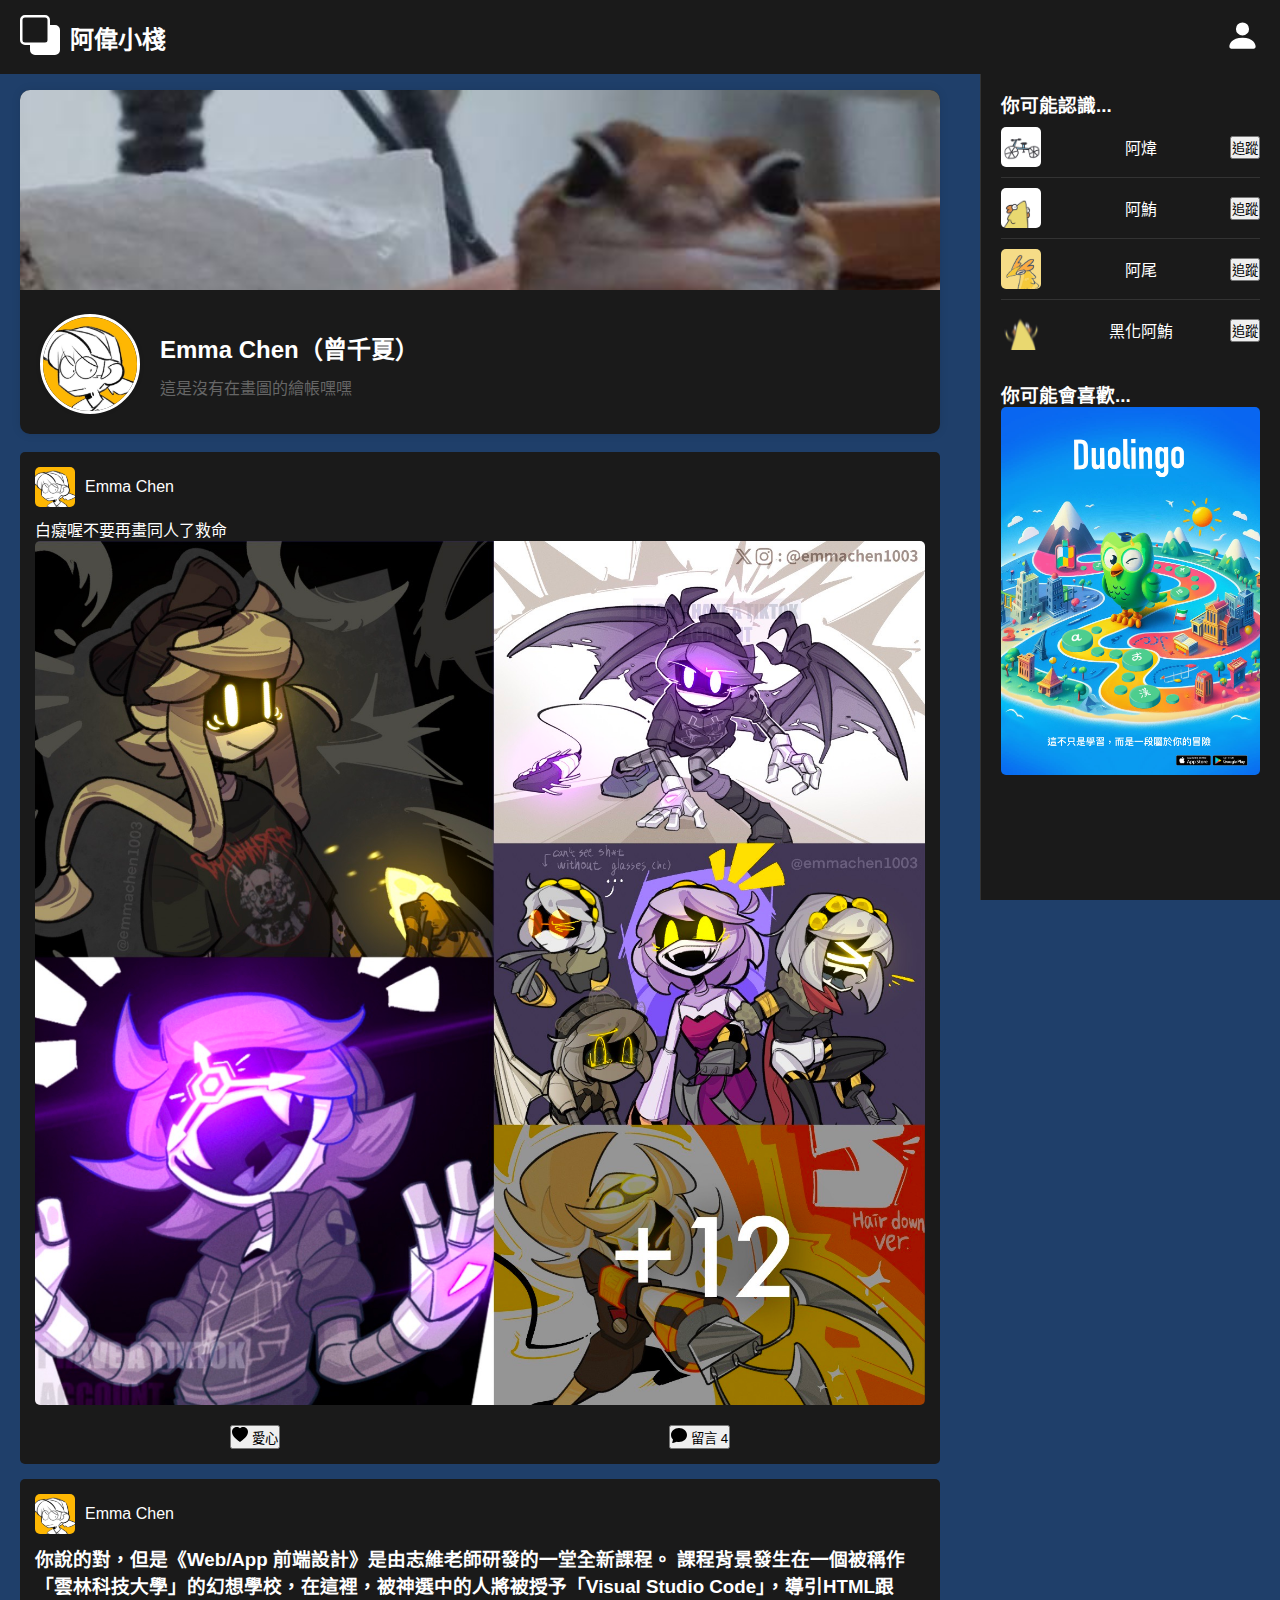
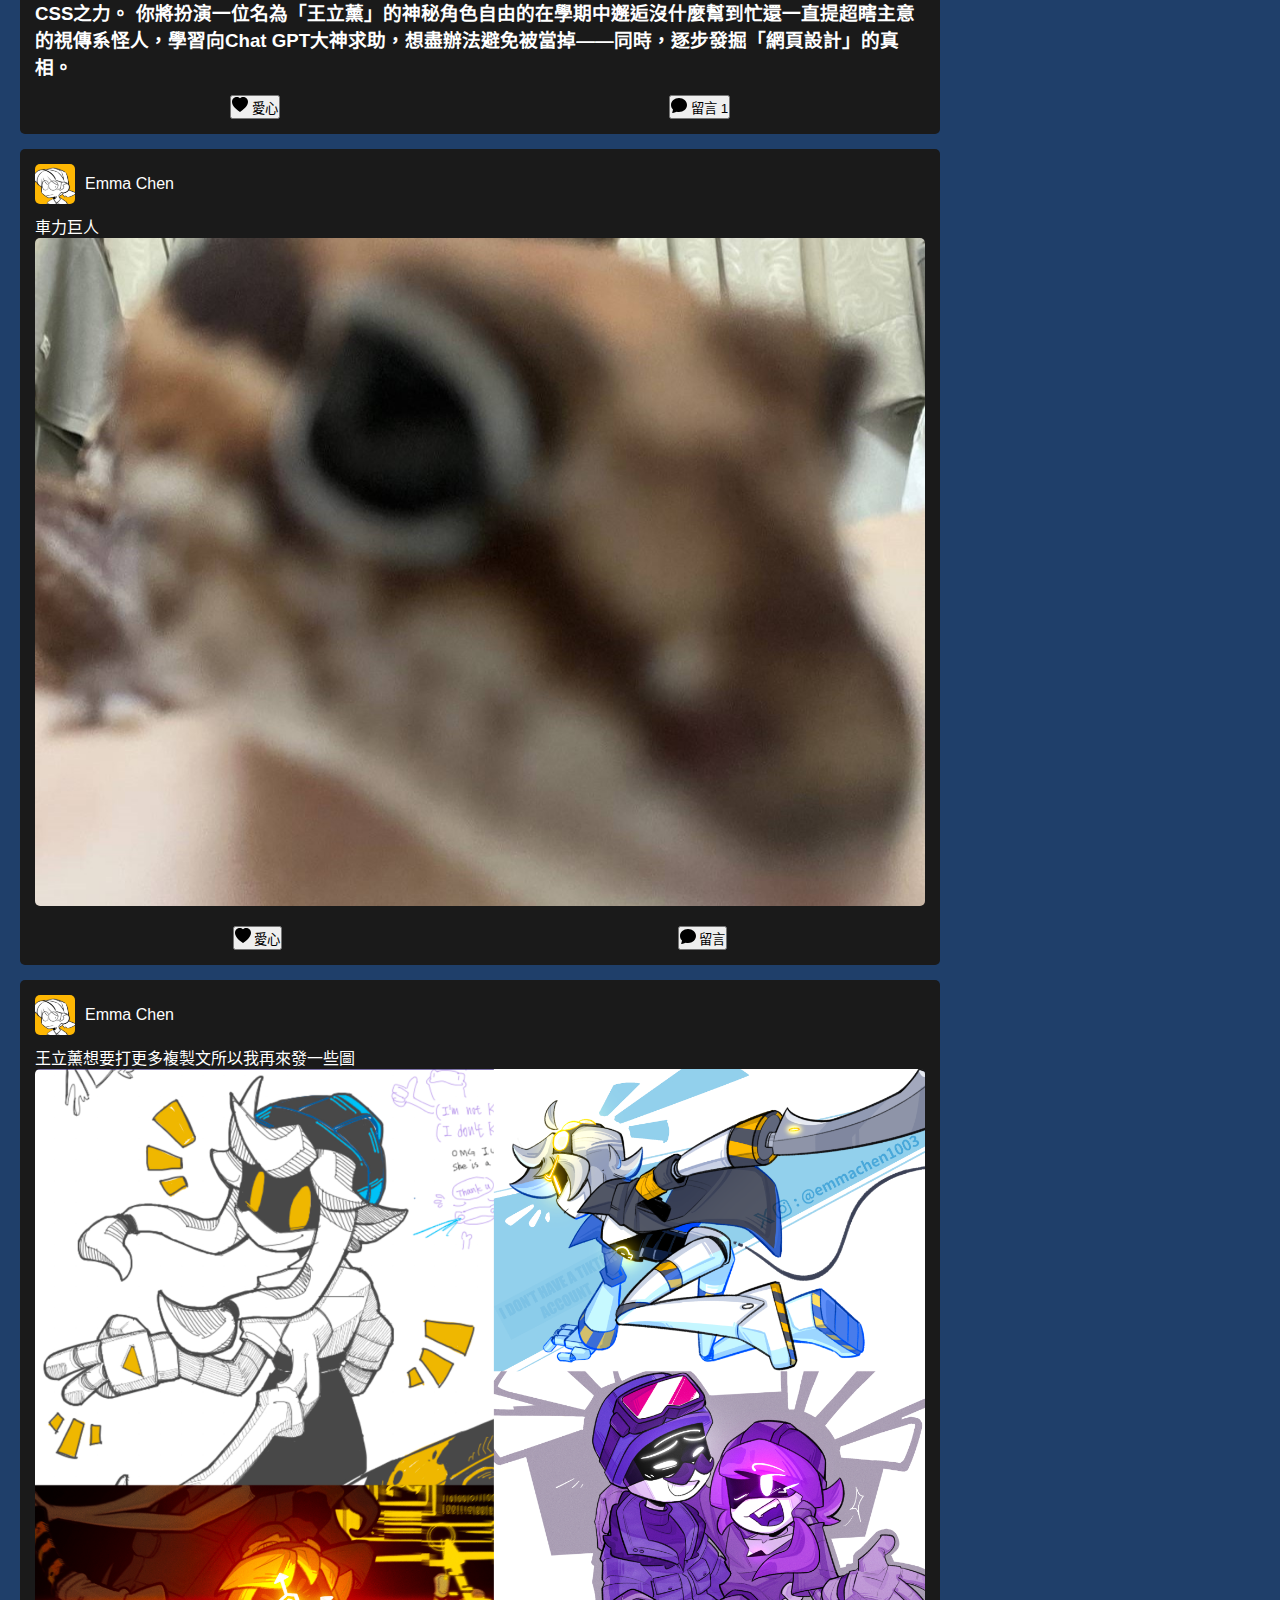
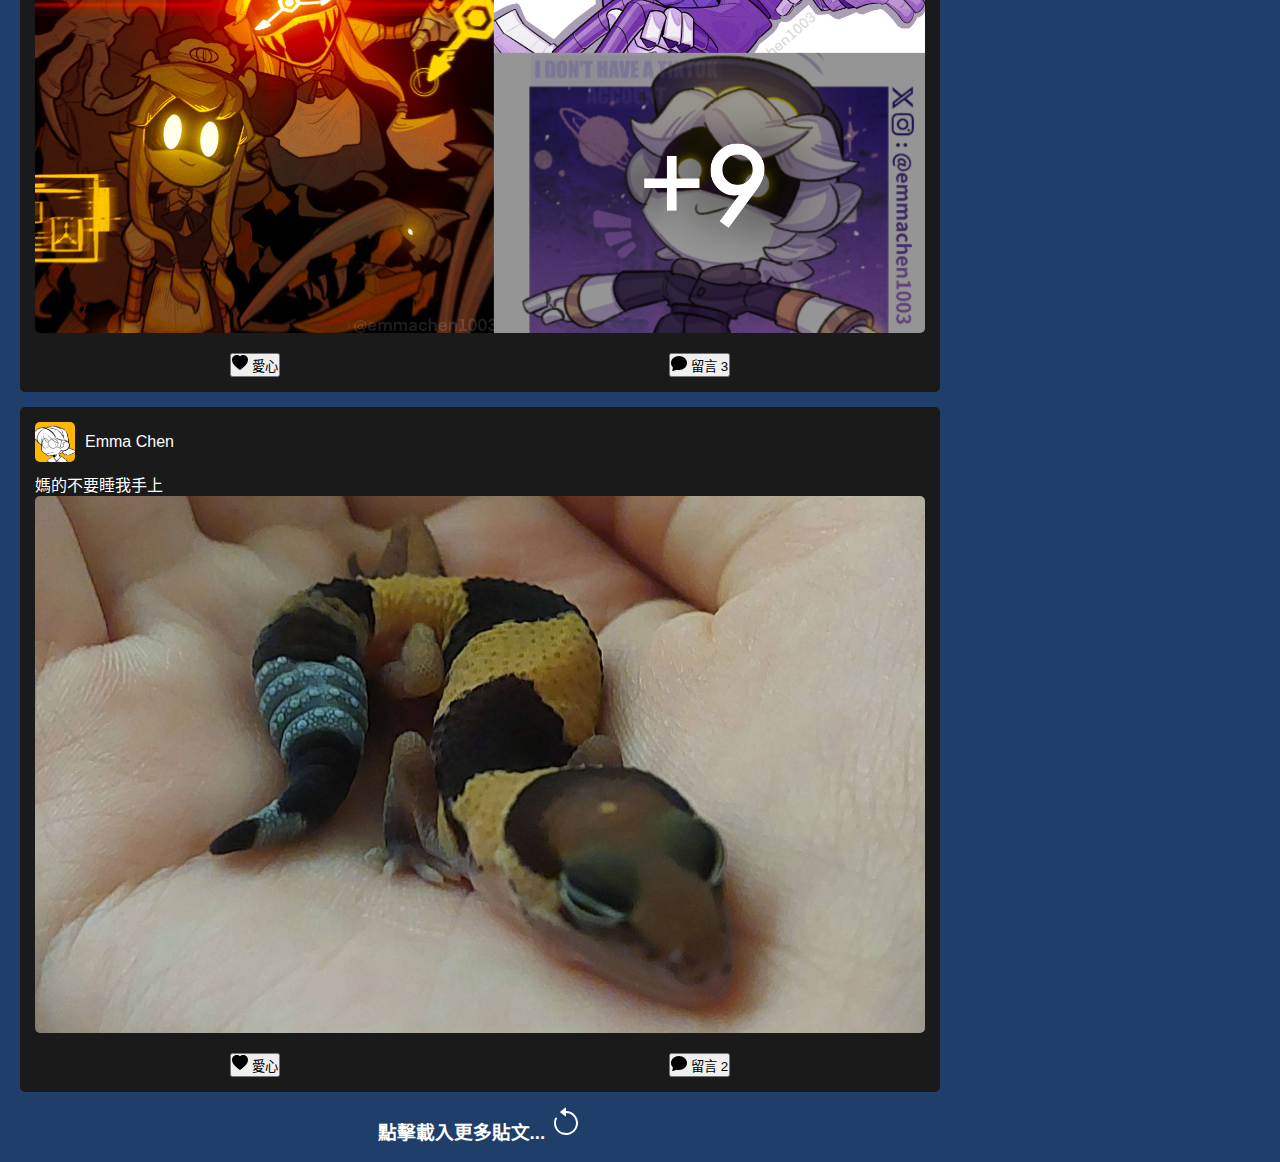
<file: Emma.html>
<!DOCTYPE html>
<html lang="zh-TW">

<head>
    <meta charset="UTF-8">
    <meta http-equiv="X-UA-Compatible" content="IE=edge">
    <meta name="viewport" content="width=device-width, initial-scale=1.0">
    <title>Emma Chen</title>
    <link rel="stylesheet" href="style_Emma.css">

    <link href="https://cdn.jsdelivr.net/npm/bootstrap@5.1.3/dist/css/bootstrap.min.css" rel="stylesheet"
        integrity="sha384-1BmE4kWBq78iYhFldvKuhfTAU6auU8tT94WrHftjDbrCEXSU1oBoqyl2QvZ6jIW3" crossorigin="anonymous">
</head>

<body>


    <div class="header">
        <a href="index.html">
            <svg xmlns="http://www.w3.org/2000/svg" width="40" height="40" fill="white" class="bi bi-back"
                viewBox="0 0 16 16">
                <path
                    d="M0 2a2 2 0 0 1 2-2h8a2 2 0 0 1 2 2v2h2a2 2 0 0 1 2 2v8a2 2 0 0 1-2 2H6a2 2 0 0 1-2-2v-2H2a2 2 0 0 1-2-2zm2-1a1 1 0 0 0-1 1v8a1 1 0 0 0 1 1h8a1 1 0 0 0 1-1V2a1 1 0 0 0-1-1z" />
            </svg>
        </a>
        <h1>阿偉小棧</h1>

        <div class="svg-container">
            <a href="profile.html">
                <svg xmlns="http://www.w3.org/2000/svg" width="35" height="35" fill="white" class="bi bi-person-fill"
                    viewBox="0 0 16 16">
                    <path d="M3 14s-1 0-1-1 1-4 6-4 6 3 6 4-1 1-1 1zm5-6a3 3 0 1 0 0-6 3 3 0 0 0 0 6" />
                </svg>
            </a>
        </div>

    </div>

    <div class="bg">
        <div class="container">
            <div class="main-content">
                <!-- 自我介紹 -->
                <div class="profile-container">
                    <div class="cover-photo">
                        <img src="img2/封面ㄎㄟˊ.jpg" alt="封面照片">
                    </div>
                    <div class="profile-info">
                        <div class="profile-pic">
                            <a href="Emma.html">
                            <img src="img2/ema.jpg" alt="頭像"></a>
                        </div>
                        <div class="profile-details">
                            <h1>Emma Chen（曾千夏）</h1>
                            <p>這是沒有在畫圖的繪帳嘿嘿</p>
                        </div>
                    </div>
                </div>
                <br />


                 <!-- 同人貼文 -->
                 <div class="post">
                    <div class="post-header">
                        <img src="img2/ema.jpg" alt="User Avatar">
                        <span>Emma Chen</span>
                    </div>
                    <p>白癡喔不要再畫同人了救命</p>
                    <img src="img2/emma圖.jpg" alt="Sample Image">

                    <div class="interaction-bar">
                        <button type="button" class="btn btn-dark like-button">
                            <svg xmlns="http://www.w3.org/2000/svg" width="16" height="16" fill="currentColor"
                                class="bi bi-heart-fill" viewBox="0 0 16 16">
                                <path fill-rule="evenodd"
                                    d="M8 1.314C12.438-3.248 23.534 4.735 8 15-7.534 4.736 3.562-3.248 8 1.314" />
                            </svg>
                            愛心
                            <span class="count" style="display: none;">0</span>
                        </button>

                        <button type="button" class="btn btn-dark" onclick="toggleComments(this)">
                            <svg xmlns="http://www.w3.org/2000/svg" width="16" height="16" fill="currentColor"
                                class="bi bi-chat-fill" viewBox="0 0 16 16">
                                <path
                                    d="M8 15c4.418 0 8-3.134 8-7s-3.582-7-8-7-8 3.134-8 7c0 1.76.743 3.37 1.97 4.6-.097 1.016-.417 2.13-.771 2.966-.079.186.074.394.273.362 2.256-.37 3.597-.938 4.18-1.234A9 9 0 0 0 8 15" />
                            </svg>
                            留言 4
                        </button>
                    </div>

                    <div class="comments" style="display: none;">
                        <div class="comment">
                            <img src="img2/阿鮪.png" alt="User Avatar">
                            <div class="comment-content">
                                <span>阿委</span>
                                <p>佬</p>
                            </div>
                        </div>
                        <div class="comment">
                            <a href="PODA.html">
                            <img src="img2/pADA.png" alt="User Avatar">
                        </a>
                            <div class="comment-content">
                                <span>POODAAAAAAAAA</span>
                                <p>佬</p>
                            </div>
                        </div>
                        <div class="comment">
                            <img src="img2/阿鮪.png" alt="User Avatar">
                            <div class="comment-content">
                                <span>阿鮪</span>
                                <p>佬</p>
                            </div>
                        </div>
                        <div class="comment">
                            <img src="img2/阿煒.png" alt="User Avatar">
                            <div class="comment-content">
                                <span>阿煒</span>
                                <p>您的畫是飛天的敦煌是梵高星夜上一顆璀璨的繁星是盧浮宮應當好好保管的畫作是宇宙中的奧妙是世間五彩的結晶我看到您的畫思維也開始爆炸一瞬間我的腦海中閃過無數名家的畫作居然不及您一分一毫您的畫就像啓明星一樣帶給我無盡哲思是我人生的探照燈是我未來的風向標是一切愛與美的極致！！！
                                    我的心久久不能壓抑的喜悅，它震動了整個生命！怎會有如此精妙絕倫的好圖呢？激動啊！是您讓我幼小的心靈再次深深的領悟了何謂造旨之高深、技藝之揮灑，謝謝老師！我知道無論用多麼華麗的詞彙來形容您圖都是不夠的，所以我只想說一句：您的圖太好看了！我願意一輩子的看下去！
                                    我在巴黎聖母院門口看到您的圖之後哭的慘絕人寰，保安過來問我為什麼哭，我給他看了您的圖，保安淚流滿面打開手機叫盧浮宮來把您接走。看到這美妙的圖，我認為上帝是不公平的，為什麼您還沒有被封神呢?又是一年春來到，家家戶戶為您的畫流下淚水。這是什麼美麗的圖片！我哭到太平洋周圍國家來通緝我，在人生中那麼短暫的日子里我看到您的畫我就覺得:人間值得。
                                    瞧瞧這完美無缺惟妙惟肖的畫面! 上帝，這是何等靈巧的雙手與智慧的大腦才能編織出的畫面!猶如滑涓細流從天河傾斜而下落入凡人的心中通達透徹自然而然讓人如痴如醉欲罷不能地為您獻上最華美的文字以贊頌您的作品!哦!我的上帝我的聖母瑪利亞啊!這是世界上最最美麗的雙手被天使親吻後留下天賦智慧的雙手哦！我的淚水在此時止不住的流下我的心靈在此刻被充實我的念想蕩漾在您的作品中天na!如同來自深海的拉萊耶的呼喚般我深切的迷戀上了您的作品讓我痴狂沈迷您就是千年難得一遇的偉大畫家轉世喔!感謝上天讓我在此刻遇到了您和您的作品這是何等的榮幸互極我激動的心我顫抖的雙手我垂淚的眼睛我想我無法用語言來描述我激動的心情天啊!!!!太牛了太強了我跪了我的膝蓋隱隱作痛我彷彿看到了上帝之光這簡直就是繪畫界的不落之星這簡直是喜馬拉雅山脈的不滅啓明星冉冉升起的時候照亮了我的心你讓我飛到宇宙給你摘星星我也願意是宇宙的神話是耶和華的造物是聖母的淚水只有天邊最亮的晨星能配得上您那寶貴的一筆你問我為什麼要從深海的拉萊耶宮殿里浮出來我是為了讓大家都做夢看看清老師的妙筆神筆馬良下筆如神妙筆生花顧盼生姿傾國傾城沈魚落雁閉月羞花愛的供養齊白石在世達芬奇托生梵高轉世卡拉瓦喬握過手畢加索吻過筆莫奈吻過的手就連莫蘭迪也說你的手彷彿神造達芬奇密碼解出來是你的名字盧浮宮下一位合作畫手沈思者想的是如何見到你金光大道已經好！！！！！！！</p>
                            </div>
                        </div>
                        <div class="reply">
                            <textarea placeholder="留言……"></textarea>
                            <button type="button" class="btn btn-primary">回覆</button>
                        </div>
                    </div>
                </div>

                 <!-- 圓神貼文 -->
                 <div class="post">
                    <div class="post-header">
                        <img src="img2/ema.jpg" alt="User Avatar">
                        <span>Emma Chen</span>
                    </div>
                    <h3>你說的對，但是《Web/App 前端設計》是由志維老師研發的一堂全新課程。 課程背景發生在一個被稱作「雲林科技大學」的幻想學校，在這裡，被神選中的人將被授予「Visual Studio Code」，導引HTML跟CSS之力。 你將扮演一位名為「王立薰」的神秘角色自由的在學期中邂逅沒什麼幫到忙還一直提超瞎主意的視傳系怪人，學習向Chat GPT大神求助，想盡辦法避免被當掉——同時，逐步發掘「網頁設計」的真相。</h3>

                    <div class="interaction-bar">
                        <button type="button" class="btn btn-dark like-button">
                            <svg xmlns="http://www.w3.org/2000/svg" width="16" height="16" fill="currentColor"
                                class="bi bi-heart-fill" viewBox="0 0 16 16">
                                <path fill-rule="evenodd"
                                    d="M8 1.314C12.438-3.248 23.534 4.735 8 15-7.534 4.736 3.562-3.248 8 1.314" />
                            </svg>
                            愛心
                            <span class="count" style="display: none;">0</span>
                        </button>

                        <button type="button" class="btn btn-dark" onclick="toggleComments(this)">
                            <svg xmlns="http://www.w3.org/2000/svg" width="16" height="16" fill="currentColor"
                                class="bi bi-chat-fill" viewBox="0 0 16 16">
                                <path
                                    d="M8 15c4.418 0 8-3.134 8-7s-3.582-7-8-7-8 3.134-8 7c0 1.76.743 3.37 1.97 4.6-.097 1.016-.417 2.13-.771 2.966-.079.186.074.394.273.362 2.256-.37 3.597-.938 4.18-1.234A9 9 0 0 0 8 15" />
                            </svg>
                            留言 1
                        </button>
                    </div>

                    <div class="comments" style="display: none;">
                        <div class="comment">
                            <a href="PODA.html">
                            <img src="img2/pADA.png" alt="User Avatar">
                        </a>
                            <div class="comment-content">
                                <span>POODAAAAAAAAA</span>
                                <p>這我們</p>
                            </div>
                        </div>
                        <div class="reply">
                            <textarea placeholder="留言……"></textarea>
                            <button type="button" class="btn btn-primary">回覆</button>
                        </div>
                    </div>
                </div>

                <!-- 車力貼文 -->
                <div class="post">
                    <div class="post-header">
                            <img src="img2/ema.jpg" alt="User Avatar">
                        <span>Emma Chen</span>
                    </div>
                    <p>車力巨人</p>
                    <img src="img2/ㄎㄟˊ.jpg" alt="Sample Image">

                    <div class="interaction-bar">
                        <button type="button" class="btn btn-dark like-button">
                            <svg xmlns="http://www.w3.org/2000/svg" width="16" height="16" fill="currentColor"
                                class="bi bi-heart-fill" viewBox="0 0 16 16">
                                <path fill-rule="evenodd"
                                    d="M8 1.314C12.438-3.248 23.534 4.735 8 15-7.534 4.736 3.562-3.248 8 1.314" />
                            </svg>
                            愛心
                            <span class="count" style="display: none;">0</span>
                        </button>

                        <button type="button" class="btn btn-dark" onclick="toggleComments(this)">
                            <svg xmlns="http://www.w3.org/2000/svg" width="16" height="16" fill="currentColor"
                                class="bi bi-chat-fill" viewBox="0 0 16 16">
                                <path
                                    d="M8 15c4.418 0 8-3.134 8-7s-3.582-7-8-7-8 3.134-8 7c0 1.76.743 3.37 1.97 4.6-.097 1.016-.417 2.13-.771 2.966-.079.186.074.394.273.362 2.256-.37 3.597-.938 4.18-1.234A9 9 0 0 0 8 15" />
                            </svg>
                            留言
                        </button>
                    </div>

                    <div class="comments" style="display: none;">

                        <div class="reply">
                            <textarea placeholder="留言……"></textarea>
                            <button type="button" class="btn btn-primary">回覆</button>
                        </div>
                    </div>
                </div>

                <!-- 同人貼文 -->
                <div class="post">
                    <div class="post-header">
                        <img src="img2/ema.jpg" alt="User Avatar">
                        <span>Emma Chen</span>
                    </div>
                    <p>王立薰想要打更多複製文所以我再來發一些圖</p>
                    <img src="img2/emma圖2.jpg" alt="Sample Image">

                    <div class="interaction-bar">
                        <button type="button" class="btn btn-dark like-button">
                            <svg xmlns="http://www.w3.org/2000/svg" width="16" height="16" fill="currentColor"
                                class="bi bi-heart-fill" viewBox="0 0 16 16">
                                <path fill-rule="evenodd"
                                    d="M8 1.314C12.438-3.248 23.534 4.735 8 15-7.534 4.736 3.562-3.248 8 1.314" />
                            </svg>
                            愛心
                            <span class="count" style="display: none;">0</span>
                        </button>

                        <button type="button" class="btn btn-dark" onclick="toggleComments(this)">
                            <svg xmlns="http://www.w3.org/2000/svg" width="16" height="16" fill="currentColor"
                                class="bi bi-chat-fill" viewBox="0 0 16 16">
                                <path
                                    d="M8 15c4.418 0 8-3.134 8-7s-3.582-7-8-7-8 3.134-8 7c0 1.76.743 3.37 1.97 4.6-.097 1.016-.417 2.13-.771 2.966-.079.186.074.394.273.362 2.256-.37 3.597-.938 4.18-1.234A9 9 0 0 0 8 15" />
                            </svg>
                            留言 3
                        </button>
                    </div>

                    <div class="comments" style="display: none;">
                        
                        <div class="comment">
                            <a href="PODA.html">
                            <img src="img2/pADA.png" alt="User Avatar">
                        </a>
                            <div class="comment-content">
                                <span>POODAAAAAAAAA</span>
                                <p>我走在街上，突然冒出了十個消防隊爭著要我。他們都說沒見過這麼厲害的高壓水槍。他們帶我到火災現場，給我看了馬欸老師的美圖，我的淚水噴湧而出，頃刻之間就將大火撲滅。</p>
                            </div>
                        </div>
                        <div class="comment">
                            <img src="img2/阿鮪.png" alt="User Avatar">
                            <div class="comment-content">
                                <span>阿委</span>
                                <p>您的圖今天依舊散發萬丈光芒刺的我眼睛都聾了我的嘴角跟嫦娥來個飯後下午茶有夠佬的佬到疫情直接掰了死人全部嗨了我也直接爆了天吶嗚嗚嗚我的腳現在以時速1000km的速度上下來回的剁我家地板都在為您歌頌我的狗子都忍不住來一段Breaking了我好像看到還活著的阿公在跟我揮手叫我去吃飯 天哪 世界太美好太太您是我的救贖我的唯一我的希望我歌頌您我讚歎您我永遠的臣服於您</p>
                            </div>
                        </div>
                        <div class="comment">
                            <img src="img2/阿煒.png" alt="User Avatar">
                            <div class="comment-content">
                                <span>阿煒</span>
                                <p>（看到太太的圖（陰暗的爬行(尖叫（扭曲（陰暗的爬行（尖叫（扭曲（陰暗的爬行(尖叫（爬行（扭動（分裂（陰暗的蠕動（滾（激烈的爬動
                                    （扭曲（痙攣(嘶吼（蠕動（陰森的低吼（爬行（分裂(走上岸扭動（痙攣（蠕動（扭曲地行走（不分對象（攻擊</p>
                            </div>
                        </div>
                        <div class="reply">
                            <textarea placeholder="留言……"></textarea>
                            <button type="button" class="btn btn-primary">回覆</button>
                        </div>
                    </div>
                </div>

                <!-- 守宮貼文 -->
                <div class="post">
                    <div class="post-header">
                        <img src="img2/ema.jpg" alt="User Avatar">
                        <span>Emma Chen</span>
                    </div>
                    <p>媽的不要睡我手上</p>
                    <img src="img2/小ㄎㄟˊ.jpg" alt="Sample Image">

                    <div class="interaction-bar">
                        <button type="button" class="btn btn-dark like-button">
                            <svg xmlns="http://www.w3.org/2000/svg" width="16" height="16" fill="currentColor"
                                class="bi bi-heart-fill" viewBox="0 0 16 16">
                                <path fill-rule="evenodd"
                                    d="M8 1.314C12.438-3.248 23.534 4.735 8 15-7.534 4.736 3.562-3.248 8 1.314" />
                            </svg>
                            愛心
                            <span class="count" style="display: none;">0</span>
                        </button>

                        <button type="button" class="btn btn-dark" onclick="toggleComments(this)">
                            <svg xmlns="http://www.w3.org/2000/svg" width="16" height="16" fill="currentColor"
                                class="bi bi-chat-fill" viewBox="0 0 16 16">
                                <path
                                    d="M8 15c4.418 0 8-3.134 8-7s-3.582-7-8-7-8 3.134-8 7c0 1.76.743 3.37 1.97 4.6-.097 1.016-.417 2.13-.771 2.966-.079.186.074.394.273.362 2.256-.37 3.597-.938 4.18-1.234A9 9 0 0 0 8 15" />
                            </svg>
                            留言 2
                        </button>
                    </div>

                    <div class="comments" style="display: none;">
                        <div class="comment">
                            <a href="PODA.html">
                            <img src="img2/pADA.png" alt="User Avatar">
                        </a>
                            <div class="comment-content">
                                <span>POODAAAAAAAAA</span>
                                <p>大大你好會養守宮可以養我嗎</p>
                            </div>
                        </div>
                        <div class="comment">
                            <img src="img2/阿鮪.png" alt="User Avatar">
                            <div class="comment-content">
                                <span>阿鮪</span>
                                <p>佬</p>
                            </div>
                        </div>
                        <div class="reply">
                            <textarea placeholder="留言……"></textarea>
                            <button type="button" class="btn btn-primary">回覆</button>
                        </div>
                    </div>
                </div>

                <!-- 右邊那塊 -->
                <div class="sidebar">
                    <div class="recommended-users">
                        <h3>你可能認識...</h3>
                        <ul>
                            <li>
                                <img src="img2/阿煒.png" alt="阿煒">
                                <span>阿煒</span>
                                <button type="button" class="btn btn-primary" onclick="toggleFollow(this)">追蹤</button>
                            </li>
                            <li>
                                <img src="img2/阿鮪.png" alt="阿鮪">
                                <span>阿鮪</span>
                                <button type="button" class="btn btn-primary" onclick="toggleFollow(this)">追蹤</button>
                            </li>
                            <li>
                                <img src="img2/阿尾.jpg" alt="User 3">
                                <span>阿尾</span>
                                <button type="button" class="btn btn-primary" onclick="toggleFollow(this)">追蹤</button>
                            </li>
                            <li>
                                <img src="img2/阿鮪2P.png" alt="User 4">
                                <span>黑化阿鮪</span>
                                <button type="button" class="btn btn-primary" onclick="toggleFollow(this)">追蹤</button>
                            </li>
                        </ul>
                    </div>
                    <div class="sponsor">
                        <h3>你可能會喜歡...</h3>
                        <img src="img2/duoligo.jpg" alt="Sponsor Image">
                    </div>
                </div>

                <div class="center-content m-5">
                    <h3>
                        <a href="" class="no-underline">
                            點擊載入更多貼文...
                        </a>
                        <svg xmlns="http://www.w3.org/2000/svg" width="32" height="32" fill="currentColor" class="bi bi-arrow-counterclockwise" viewBox="0 0 16 16">
                            <path fill-rule="evenodd" d="M8 3a5 5 0 1 1-4.546 2.914.5.5 0 0 0-.908-.417A6 6 0 1 0 8 2z"/>
                            <path d="M8 4.466V.534a.25.25 0 0 0-.41-.192L5.23 2.308a.25.25 0 0 0 0 .384l2.36 1.966A.25.25 0 0 0 8 4.466"/>
                          </svg>
                    </h3>
                </div>
                
                <br>

            </div>
        </div>

        <script>
            // 獲取所有按鈕
            var likeButtons = document.querySelectorAll('.like-button');

            // 為每個按鈕添加點擊事件
            likeButtons.forEach(function (button) {
                button.addEventListener('click', function () {
                    var countElement = button.querySelector('.count');
                    var count = parseInt(countElement.textContent);
                    count++;
                    countElement.textContent = count;

                    if (count === 1) {
                        countElement.style.display = 'inline'; // 顯示數字
                    }
                });
            });

            //留言收折
            function toggleComments(button) {
                var commentsSection = button.parentElement.nextElementSibling;
                var replySection = commentsSection.querySelector('.reply');

                if (commentsSection.style.display === 'none' || commentsSection.style.display === '') {
                    commentsSection.style.display = 'block';
                    replySection.style.display = 'block';
                } else {
                    commentsSection.style.display = 'none';
                    replySection.style.display = 'none';
                }
            }

            //追蹤鍵
            function toggleFollow(button) {
                if (button.innerText === '追蹤') {
                    button.innerText = '已追';
                    button.style.backgroundColor = 'gray';
                } else {
                    button.innerText = '追蹤';
                    button.style.backgroundColor = '';
                }
            }
        </script>


        <script src="https://cdn.jsdelivr.net/npm/bootstrap@5.1.3/dist/js/bootstrap.bundle.min.js"
            integrity="sha384-ka7Sk0Gln4gmtz2MlQnikT1wXgYsOg+OMhuP+IlRH9sENBO0LRn5q+8nbTov4+1p" crossorigin="anonymous">
            </script>
</body>

</html>
</file>
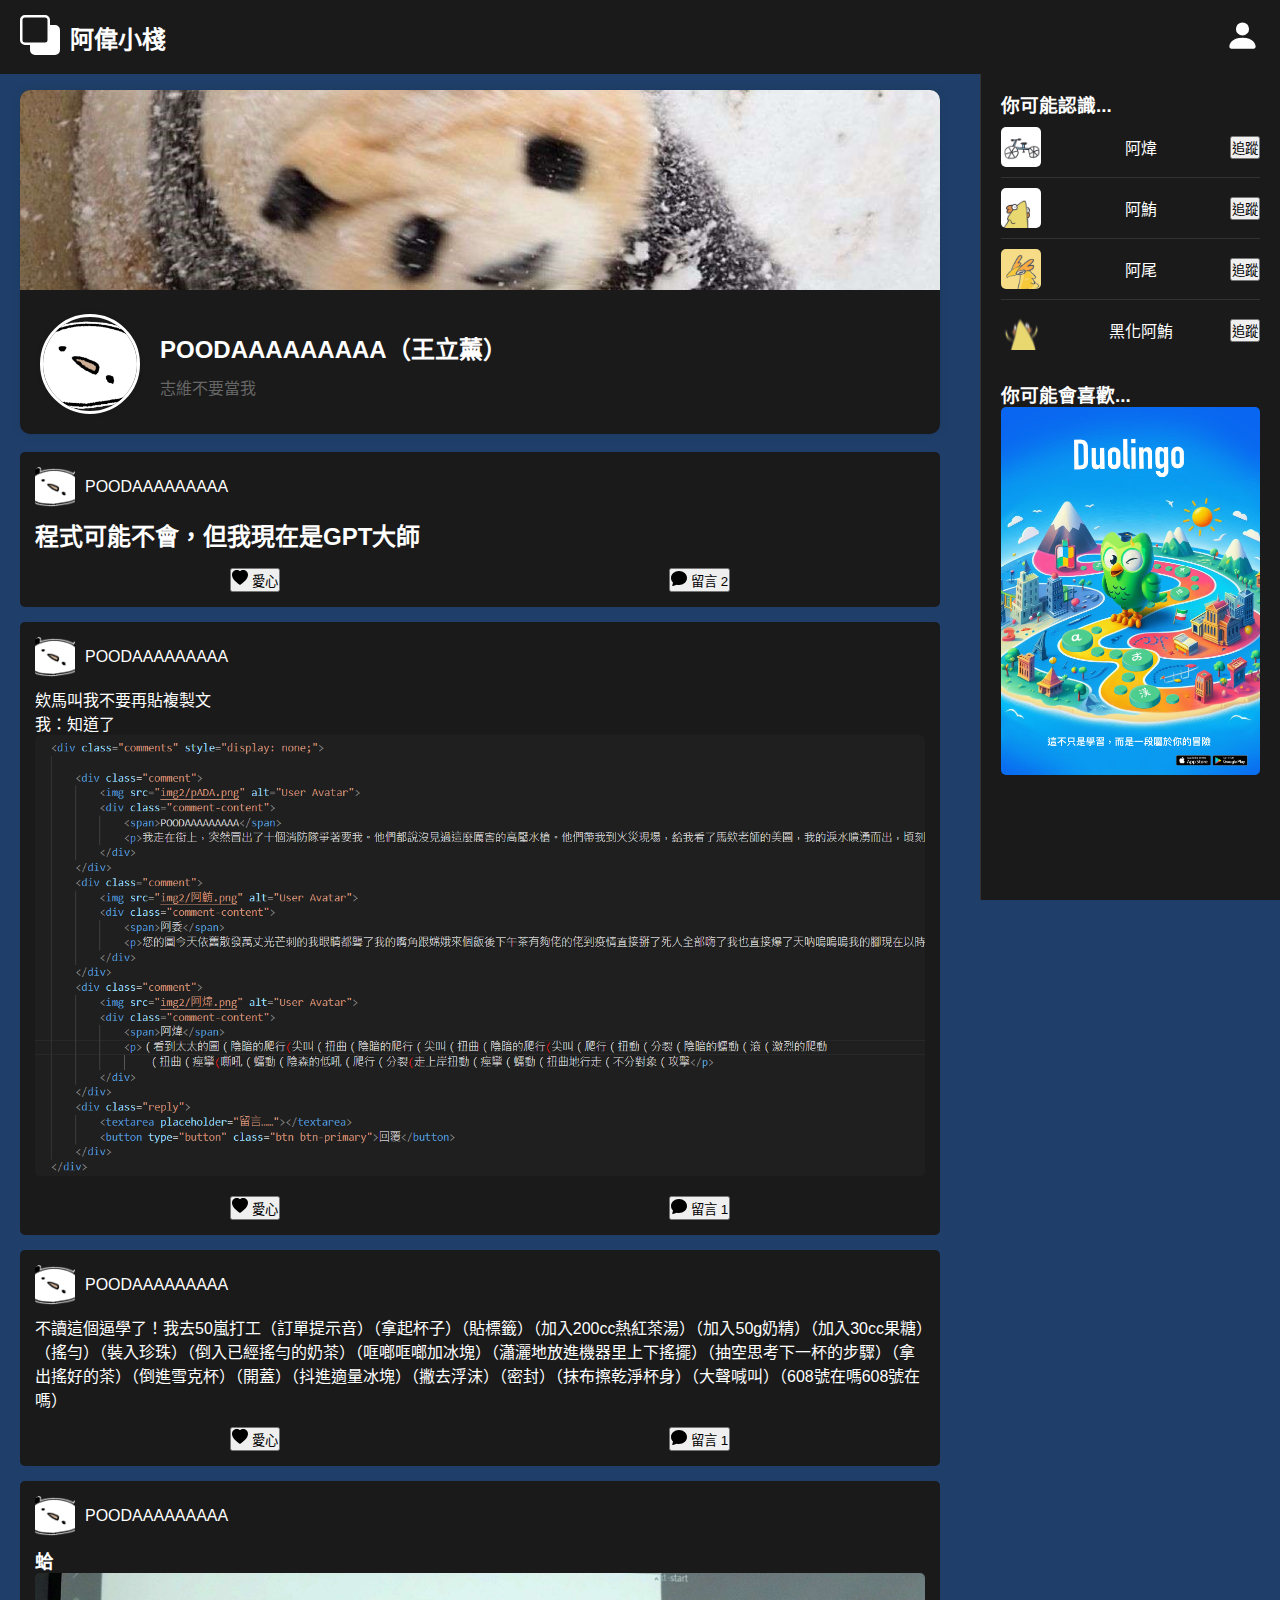
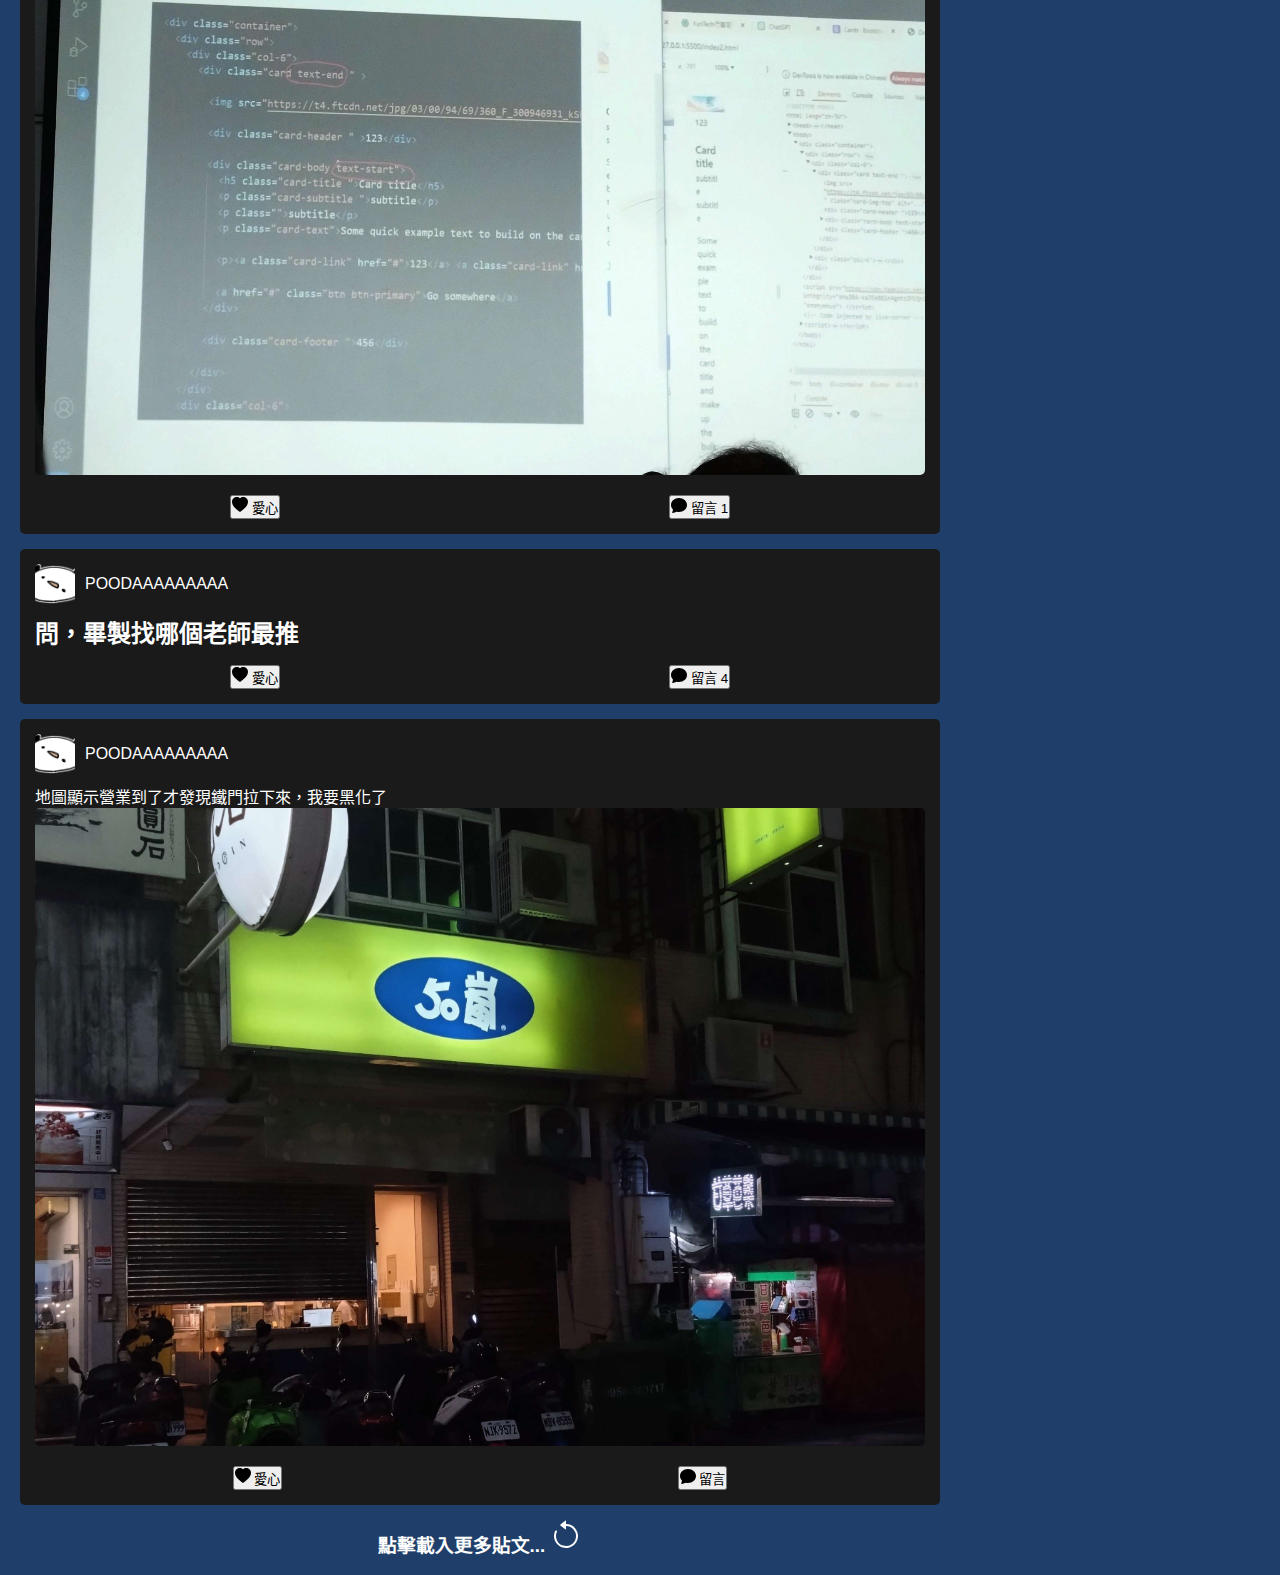
<file: PODA.html>
<!DOCTYPE html>
<html lang="zh-TW">

<head>
    <meta charset="UTF-8">
    <meta http-equiv="X-UA-Compatible" content="IE=edge">
    <meta name="viewport" content="width=device-width, initial-scale=1.0">
    <title>POODAAA</title>
    <link rel="stylesheet" href="style_PODA.css">

    <link href="https://cdn.jsdelivr.net/npm/bootstrap@5.1.3/dist/css/bootstrap.min.css" rel="stylesheet"
        integrity="sha384-1BmE4kWBq78iYhFldvKuhfTAU6auU8tT94WrHftjDbrCEXSU1oBoqyl2QvZ6jIW3" crossorigin="anonymous">
</head>

<body>


    <div class="header">
        <a href="index.html">
            <svg xmlns="http://www.w3.org/2000/svg" width="40" height="40" fill="white" class="bi bi-back"
                viewBox="0 0 16 16">
                <path
                    d="M0 2a2 2 0 0 1 2-2h8a2 2 0 0 1 2 2v2h2a2 2 0 0 1 2 2v8a2 2 0 0 1-2 2H6a2 2 0 0 1-2-2v-2H2a2 2 0 0 1-2-2zm2-1a1 1 0 0 0-1 1v8a1 1 0 0 0 1 1h8a1 1 0 0 0 1-1V2a1 1 0 0 0-1-1z" />
            </svg>
        </a>
        <h1>阿偉小棧</h1>

        <div class="svg-container">
            <a href="profile.html">
                <svg xmlns="http://www.w3.org/2000/svg" width="35" height="35" fill="white" class="bi bi-person-fill"
                    viewBox="0 0 16 16">
                    <path d="M3 14s-1 0-1-1 1-4 6-4 6 3 6 4-1 1-1 1zm5-6a3 3 0 1 0 0-6 3 3 0 0 0 0 6" />
                </svg>
            </a>
        </div>

    </div>

    <div class="bg">
        <div class="container">
            <div class="main-content">
                <!-- 自我介紹 -->
                <div class="profile-container">
                    <div class="cover-photo">
                        <img src="img2/SNOWPADA.jpg" alt="封面照片">
                    </div>
                    <div class="profile-info">
                        <div class="profile-pic">
                            <a href="PODA.html">
                                <img src="img2/pADA.png" alt="頭像"></a>
                        </div>
                        <div class="profile-details">
                            <h1>POODAAAAAAAAA（王立薰）</h1>
                            <p>志維不要當我</p>
                        </div>
                    </div>
                </div>
                <br />

                <!-- GPT貼文 -->
                <div class="post">
                    <div class="post-header">
                        <img src="img2/pADA.png" alt="User Avatar">
                        <span>POODAAAAAAAAA</span>
                    </div>
                    <h2>程式可能不會，但我現在是GPT大師</h2>

                    <div class="interaction-bar">
                        <button type="button" class="btn btn-dark like-button">
                            <svg xmlns="http://www.w3.org/2000/svg" width="16" height="16" fill="currentColor"
                                class="bi bi-heart-fill" viewBox="0 0 16 16">
                                <path fill-rule="evenodd"
                                    d="M8 1.314C12.438-3.248 23.534 4.735 8 15-7.534 4.736 3.562-3.248 8 1.314" />
                            </svg>
                            愛心
                            <span class="count" style="display: none;">0</span>
                        </button>

                        <button type="button" class="btn btn-dark" onclick="toggleComments(this)">
                            <svg xmlns="http://www.w3.org/2000/svg" width="16" height="16" fill="currentColor"
                                class="bi bi-chat-fill" viewBox="0 0 16 16">
                                <path
                                    d="M8 15c4.418 0 8-3.134 8-7s-3.582-7-8-7-8 3.134-8 7c0 1.76.743 3.37 1.97 4.6-.097 1.016-.417 2.13-.771 2.966-.079.186.074.394.273.362 2.256-.37 3.597-.938 4.18-1.234A9 9 0 0 0 8 15" />
                            </svg>
                            留言 2
                        </button>
                    </div>

                    <div class="comments" style="display: none;">
                        <div class="comment">
                            <a href="Emma.html">
                                <img src="img2/ema.jpg" alt="User Avatar">
                            </a>
                            <div class="comment-content">
                                <span>Emma Chen</span>
                                <p>這我</p>
                            </div>
                        </div>
                        <div class="comment">
                            <img src="img2/阿鮪2.png" alt="User Avatar">
                            <div class="comment-content">
                                <span>黑化阿鮪</span>
                                <p>樓上不要再這我了</p>
                            </div>
                        </div>
                        <div class="reply">
                            <textarea placeholder="留言……"></textarea>
                            <button type="button" class="btn btn-primary">回覆</button>
                        </div>
                    </div>
                </div>

                <!-- 你媽貼文 -->
                <div class="post">
                    <div class="post-header">
                            <img src="img2/pADA.png" alt="User Avatar">
                        <span>POODAAAAAAAAA</span>
                    </div>
                    <p>欸馬叫我不要再貼複製文 <br>我：知道了 </p>

                    <img src="img2/複製文code.png" alt="Sample Image">

                    <div class="interaction-bar">
                        <button type="button" class="btn btn-dark like-button">
                            <svg xmlns="http://www.w3.org/2000/svg" width="16" height="16" fill="currentColor"
                                class="bi bi-heart-fill" viewBox="0 0 16 16">
                                <path fill-rule="evenodd"
                                    d="M8 1.314C12.438-3.248 23.534 4.735 8 15-7.534 4.736 3.562-3.248 8 1.314" />
                            </svg>
                            愛心
                            <span class="count" style="display: none;">0</span>
                        </button>

                        <button type="button" class="btn btn-dark" onclick="toggleComments(this)">
                            <svg xmlns="http://www.w3.org/2000/svg" width="16" height="16" fill="currentColor"
                                class="bi bi-chat-fill" viewBox="0 0 16 16">
                                <path
                                    d="M8 15c4.418 0 8-3.134 8-7s-3.582-7-8-7-8 3.134-8 7c0 1.76.743 3.37 1.97 4.6-.097 1.016-.417 2.13-.771 2.966-.079.186.074.394.273.362 2.256-.37 3.597-.938 4.18-1.234A9 9 0 0 0 8 15" />
                            </svg>
                            留言 1
                        </button>
                    </div>

                    <div class="comments" style="display: none;">
                        <div class="comment">
                            <a href="Emma.html">
                                <img src="img2/ema.jpg" alt="User Avatar">
                            </a>
                            <div class="comment-content">
                                <span>Emma Chen</span>
                                <p>你媽</p>
                            </div>
                        </div>
                        <div class="reply">
                            <textarea placeholder="留言……"></textarea>
                            <button type="button" class="btn btn-primary">回覆</button>
                        </div>
                    </div>
                </div>

                <!-- 複製文貼文 -->
                <div class="post">
                    <div class="post-header">
                        <img src="img2/pADA.png" alt="User Avatar">
                        <span>POODAAAAAAAAA</span>
                    </div>
                    <p>不讀這個逼學了！我去50嵐打工（訂單提示音）（拿起杯子）（貼標籤）（加入200cc熱紅茶湯）（加入50g奶精）（加入30cc果糖）（搖勻）（裝入珍珠）（倒入已經搖勻的奶茶）（哐啷哐啷加冰塊）（瀟灑地放進機器里上下搖擺）（抽空思考下一杯的步驟）（拿出搖好的茶）（倒進雪克杯）（開蓋）（抖進適量冰塊）（撇去浮沫）（密封）（抹布擦乾淨杯身）（大聲喊叫）（608號在嗎608號在嗎）
                    </p>

                    <div class="interaction-bar">
                        <button type="button" class="btn btn-dark like-button">
                            <svg xmlns="http://www.w3.org/2000/svg" width="16" height="16" fill="currentColor"
                                class="bi bi-heart-fill" viewBox="0 0 16 16">
                                <path fill-rule="evenodd"
                                    d="M8 1.314C12.438-3.248 23.534 4.735 8 15-7.534 4.736 3.562-3.248 8 1.314" />
                            </svg>
                            愛心
                            <span class="count" style="display: none;">0</span>
                        </button>

                        <button type="button" class="btn btn-dark" onclick="toggleComments(this)">
                            <svg xmlns="http://www.w3.org/2000/svg" width="16" height="16" fill="currentColor"
                                class="bi bi-chat-fill" viewBox="0 0 16 16">
                                <path
                                    d="M8 15c4.418 0 8-3.134 8-7s-3.582-7-8-7-8 3.134-8 7c0 1.76.743 3.37 1.97 4.6-.097 1.016-.417 2.13-.771 2.966-.079.186.074.394.273.362 2.256-.37 3.597-.938 4.18-1.234A9 9 0 0 0 8 15" />
                            </svg>
                            留言 1
                        </button>
                    </div>

                    <div class="comments" style="display: none;">
                        <div class="comment">
                            <a href="Emma.html">
                                <img src="img2/ema.jpg" alt="User Avatar">
                            </a>
                            <div class="comment-content">
                                <span>Emma Chen</span>
                                <p>這我</p>
                            </div>
                        </div>

                        <div class="reply">
                            <textarea placeholder="留言……"></textarea>
                            <button type="button" class="btn btn-primary">回覆</button>
                        </div>
                    </div>
                </div>

                <!-- 蛤貼文 -->
                <div class="post">
                    <div class="post-header">
                            <img src="img2/pADA.png" alt="User Avatar">
                        <span>POODAAAAAAAAA</span>
                    </div>
                    <h3>蛤</h3>

                    <img src="img2/WEB.jpg" alt="Sample Image">

                    <div class="interaction-bar">
                        <button type="button" class="btn btn-dark like-button">
                            <svg xmlns="http://www.w3.org/2000/svg" width="16" height="16" fill="currentColor"
                                class="bi bi-heart-fill" viewBox="0 0 16 16">
                                <path fill-rule="evenodd"
                                    d="M8 1.314C12.438-3.248 23.534 4.735 8 15-7.534 4.736 3.562-3.248 8 1.314" />
                            </svg>
                            愛心
                            <span class="count" style="display: none;">0</span>
                        </button>

                        <button type="button" class="btn btn-dark" onclick="toggleComments(this)">
                            <svg xmlns="http://www.w3.org/2000/svg" width="16" height="16" fill="currentColor"
                                class="bi bi-chat-fill" viewBox="0 0 16 16">
                                <path
                                    d="M8 15c4.418 0 8-3.134 8-7s-3.582-7-8-7-8 3.134-8 7c0 1.76.743 3.37 1.97 4.6-.097 1.016-.417 2.13-.771 2.966-.079.186.074.394.273.362 2.256-.37 3.597-.938 4.18-1.234A9 9 0 0 0 8 15" />
                            </svg>
                            留言 1
                        </button>
                    </div>

                    <div class="comments" style="display: none;">
                        <div class="comment">
                            <a href="Emma.html">
                                <img src="img2/ema.jpg" alt="User Avatar">
                            </a>
                            <div class="comment-content">
                                <span>Emma Chen</span>
                                <p>這我</p>
                            </div>
                        </div>
                        <div class="reply">
                            <textarea placeholder="留言……"></textarea>
                            <button type="button" class="btn btn-primary">回覆</button>
                        </div>
                    </div>
                </div>

                <!-- 畢志貼文 -->
                <div class="post">
                    <div class="post-header">
                        <img src="img2/pADA.png" alt="User Avatar">
                        <span>POODAAAAAAAAA</span>
                    </div>
                    <h2>問，畢製找哪個老師最推</h2>

                    <div class="interaction-bar">
                        <button type="button" class="btn btn-dark like-button">
                            <svg xmlns="http://www.w3.org/2000/svg" width="16" height="16" fill="currentColor"
                                class="bi bi-heart-fill" viewBox="0 0 16 16">
                                <path fill-rule="evenodd"
                                    d="M8 1.314C12.438-3.248 23.534 4.735 8 15-7.534 4.736 3.562-3.248 8 1.314" />
                            </svg>
                            愛心
                            <span class="count" style="display: none;">0</span>
                        </button>

                        <button type="button" class="btn btn-dark" onclick="toggleComments(this)">
                            <svg xmlns="http://www.w3.org/2000/svg" width="16" height="16" fill="currentColor"
                                class="bi bi-chat-fill" viewBox="0 0 16 16">
                                <path
                                    d="M8 15c4.418 0 8-3.134 8-7s-3.582-7-8-7-8 3.134-8 7c0 1.76.743 3.37 1.97 4.6-.097 1.016-.417 2.13-.771 2.966-.079.186.074.394.273.362 2.256-.37 3.597-.938 4.18-1.234A9 9 0 0 0 8 15" />
                            </svg>
                            留言 4
                        </button>
                    </div>

                    <div class="comments" style="display: none;">
                        <div class="comment">
                            <img src="img2/阿鮪.png" alt="User Avatar">
                            <div class="comment-content">
                                <span>阿鮪</span>
                                <p>至為</p>
                            </div>
                        </div>
                        <div class="comment">
                            <img src="img2/阿尾.jpg" alt="User Avatar">
                            <div class="comment-content">
                                <span>阿尾</span>
                                <p>志維超有料</p>
                            </div>
                        </div>
                        <div class="comment">
                            <img src="img2/阿煒.png" alt="User Avatar">
                            <div class="comment-content">
                                <span>阿煒</span>
                                <p>志維</p>
                            </div>
                        </div>
                        <div class="comment">
                            <a href="Emma.html">
                                <img src="img2/ema.jpg" alt="User Avatar">
                            </a>
                            <div class="comment-content">
                                <span>Emma Chen</span>
                                <p>你說的對，但是《Web/App 前端設計》是由志維老師研發的一堂全新課程。 課程背景發生在一個被稱作「雲林科技大學」的幻想學校，在這裡，被神選中的人將被授予「Visual Studio Code」，導引HTML跟CSS之力。 你將扮演一位名為「王立薰」的神秘角色自由的在學期中邂逅沒什麼幫到忙還一直提超瞎主意的視傳系怪人，學習向Chat GPT大神求助，想盡辦法避免被當掉——同時，逐步發掘「網頁設計」的真相。</p>
                            </div>
                        </div>
                        <div class="reply">
                            <textarea placeholder="留言……"></textarea>
                            <button type="button" class="btn btn-primary">回覆</button>
                        </div>
                    </div>
                </div>

                <!-- 黑化貼文 -->
                <div class="post">
                    <div class="post-header">
                        <img src="img2/pADA.png" alt="User Avatar">
                        <span>POODAAAAAAAAA</span>
                    </div>
                    <p>地圖顯示營業到了才發現鐵門拉下來，我要黑化了</p>
                    <img src="img2/50嵐.jpg" alt="Sample Image">

                    <div class="interaction-bar">
                        <button type="button" class="btn btn-dark like-button">
                            <svg xmlns="http://www.w3.org/2000/svg" width="16" height="16" fill="currentColor"
                                class="bi bi-heart-fill" viewBox="0 0 16 16">
                                <path fill-rule="evenodd"
                                    d="M8 1.314C12.438-3.248 23.534 4.735 8 15-7.534 4.736 3.562-3.248 8 1.314" />
                            </svg>
                            愛心
                            <span class="count" style="display: none;">0</span>
                        </button>

                        <button type="button" class="btn btn-dark" onclick="toggleComments(this)">
                            <svg xmlns="http://www.w3.org/2000/svg" width="16" height="16" fill="currentColor"
                                class="bi bi-chat-fill" viewBox="0 0 16 16">
                                <path
                                    d="M8 15c4.418 0 8-3.134 8-7s-3.582-7-8-7-8 3.134-8 7c0 1.76.743 3.37 1.97 4.6-.097 1.016-.417 2.13-.771 2.966-.079.186.074.394.273.362 2.256-.37 3.597-.938 4.18-1.234A9 9 0 0 0 8 15" />
                            </svg>
                            留言
                        </button>
                    </div>

                    <div class="comments" style="display: none;">

                        <div class="reply">
                            <textarea placeholder="留言……"></textarea>
                            <button type="button" class="btn btn-primary">回覆</button>
                        </div>
                    </div>
                </div>

                <!-- 右邊那塊 -->
                <div class="sidebar">
                    <div class="recommended-users">
                        <h3>你可能認識...</h3>
                        <ul>
                            <li>
                                <img src="img2/阿煒.png" alt="阿煒">
                                <span>阿煒</span>
                                <button type="button" class="btn btn-primary" onclick="toggleFollow(this)">追蹤</button>
                            </li>
                            <li>
                                <img src="img2/阿鮪.png" alt="阿鮪">
                                <span>阿鮪</span>
                                <button type="button" class="btn btn-primary" onclick="toggleFollow(this)">追蹤</button>
                            </li>
                            <li>
                                <img src="img2/阿尾.jpg" alt="User 3">
                                <span>阿尾</span>
                                <button type="button" class="btn btn-primary" onclick="toggleFollow(this)">追蹤</button>
                            </li>
                            <li>
                                <img src="img2/阿鮪2P.png" alt="User 4">
                                <span>黑化阿鮪</span>
                                <button type="button" class="btn btn-primary" onclick="toggleFollow(this)">追蹤</button>
                            </li>
                        </ul>
                    </div>
                    <div class="sponsor">
                        <h3>你可能會喜歡...</h3>
                        <img src="img2/duoligo.jpg" alt="Sponsor Image">
                    </div>
                </div>

                <div class="center-content m-5">
                    <h3>
                        <a href="" class="no-underline">
                            點擊載入更多貼文...
                        </a>
                        <svg xmlns="http://www.w3.org/2000/svg" width="32" height="32" fill="currentColor"
                            class="bi bi-arrow-counterclockwise" viewBox="0 0 16 16">
                            <path fill-rule="evenodd"
                                d="M8 3a5 5 0 1 1-4.546 2.914.5.5 0 0 0-.908-.417A6 6 0 1 0 8 2z" />
                            <path
                                d="M8 4.466V.534a.25.25 0 0 0-.41-.192L5.23 2.308a.25.25 0 0 0 0 .384l2.36 1.966A.25.25 0 0 0 8 4.466" />
                        </svg>
                    </h3>
                </div>

                <br>

            </div>
        </div>

        <script>
            // 獲取所有按鈕
            var likeButtons = document.querySelectorAll('.like-button');

            // 為每個按鈕添加點擊事件
            likeButtons.forEach(function (button) {
                button.addEventListener('click', function () {
                    var countElement = button.querySelector('.count');
                    var count = parseInt(countElement.textContent);
                    count++;
                    countElement.textContent = count;

                    if (count === 1) {
                        countElement.style.display = 'inline'; // 顯示數字
                    }
                });
            });

            //留言收折
            function toggleComments(button) {
                var commentsSection = button.parentElement.nextElementSibling;
                var replySection = commentsSection.querySelector('.reply');

                if (commentsSection.style.display === 'none' || commentsSection.style.display === '') {
                    commentsSection.style.display = 'block';
                    replySection.style.display = 'block';
                } else {
                    commentsSection.style.display = 'none';
                    replySection.style.display = 'none';
                }
            }

            //追蹤鍵
            function toggleFollow(button) {
                if (button.innerText === '追蹤') {
                    button.innerText = '已追';
                    button.style.backgroundColor = 'gray';
                } else {
                    button.innerText = '追蹤';
                    button.style.backgroundColor = '';
                }
            }
        </script>


        <script src="https://cdn.jsdelivr.net/npm/bootstrap@5.1.3/dist/js/bootstrap.bundle.min.js"
            integrity="sha384-ka7Sk0Gln4gmtz2MlQnikT1wXgYsOg+OMhuP+IlRH9sENBO0LRn5q+8nbTov4+1p" crossorigin="anonymous">
            </script>
</body>

</html>
</file>
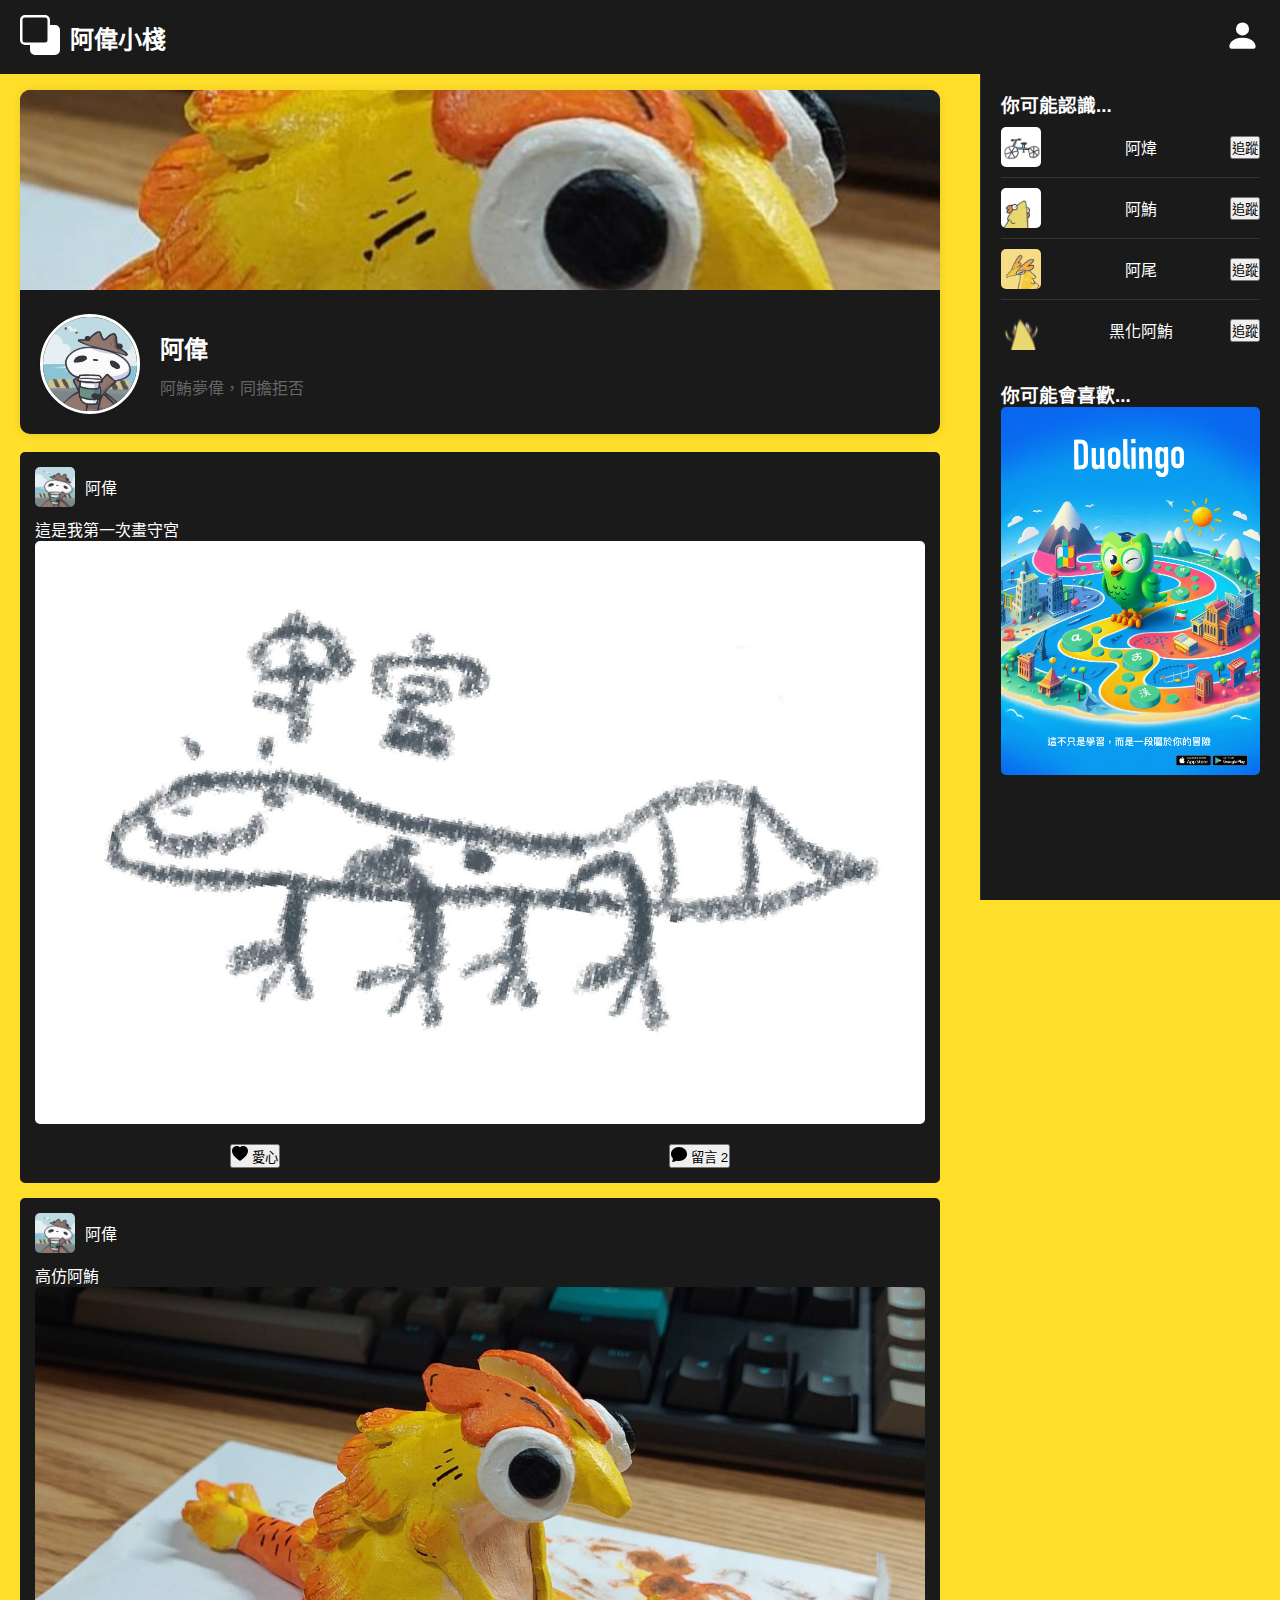
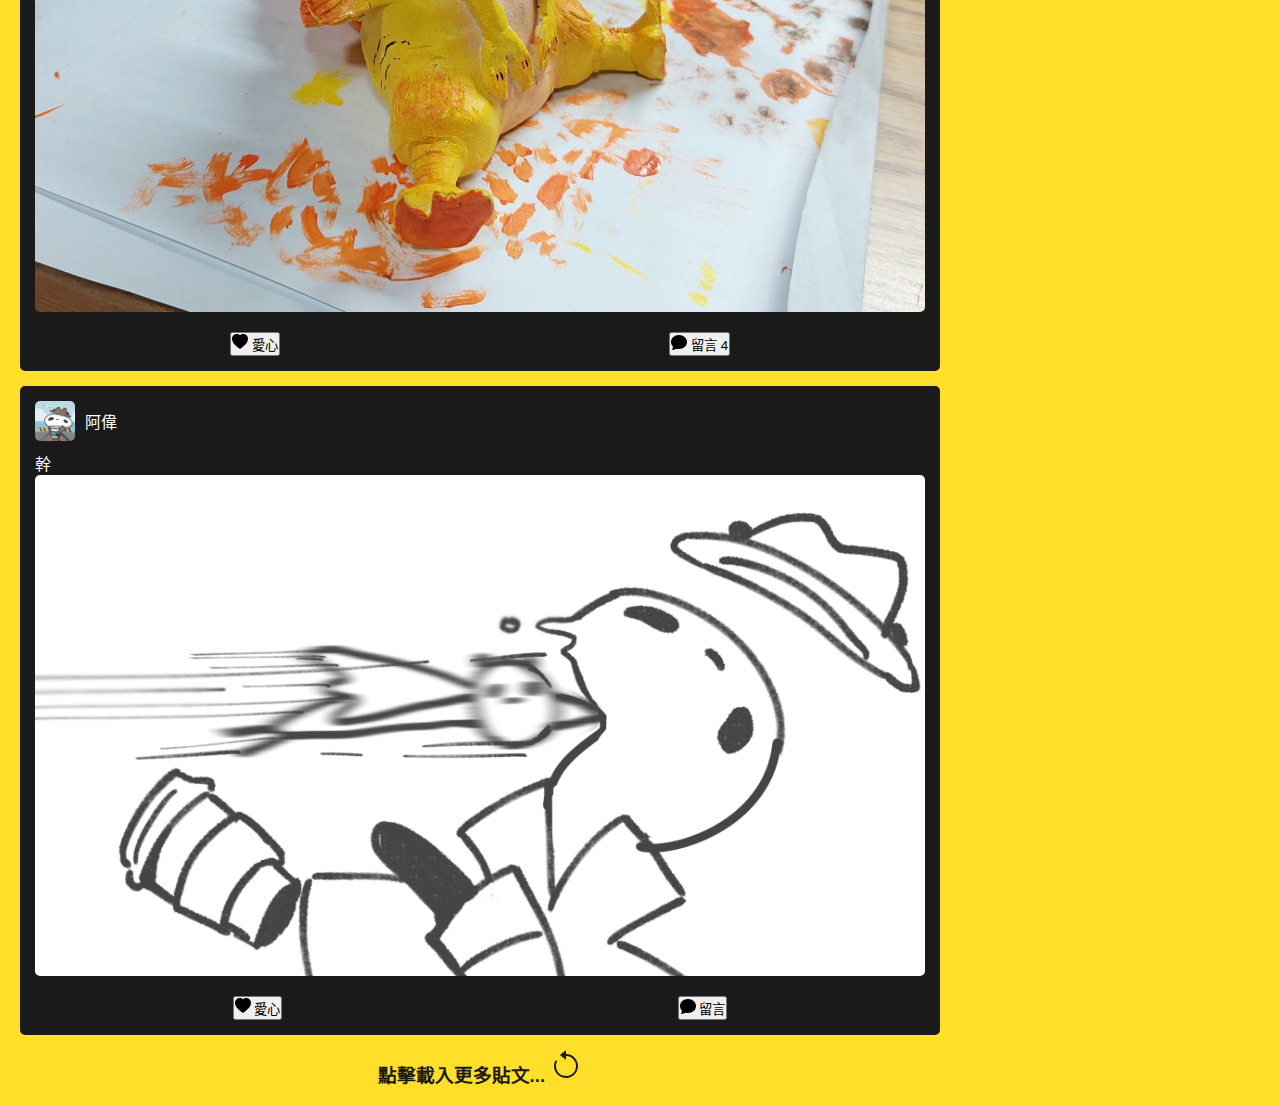
<file: profile.html>
<!DOCTYPE html>
<html lang="zh-TW">

<head>
    <meta charset="UTF-8">
    <meta http-equiv="X-UA-Compatible" content="IE=edge">
    <meta name="viewport" content="width=device-width, initial-scale=1.0">
    <title>阿偉</title>
    <link rel="stylesheet" href="style_prf.css">

    <link href="https://cdn.jsdelivr.net/npm/bootstrap@5.1.3/dist/css/bootstrap.min.css" rel="stylesheet"
        integrity="sha384-1BmE4kWBq78iYhFldvKuhfTAU6auU8tT94WrHftjDbrCEXSU1oBoqyl2QvZ6jIW3" crossorigin="anonymous">
</head>

<body>


    <div class="header">
        <a href="index.html">
            <svg xmlns="http://www.w3.org/2000/svg" width="40" height="40" fill="white" class="bi bi-back"
                viewBox="0 0 16 16">
                <path
                    d="M0 2a2 2 0 0 1 2-2h8a2 2 0 0 1 2 2v2h2a2 2 0 0 1 2 2v8a2 2 0 0 1-2 2H6a2 2 0 0 1-2-2v-2H2a2 2 0 0 1-2-2zm2-1a1 1 0 0 0-1 1v8a1 1 0 0 0 1 1h8a1 1 0 0 0 1-1V2a1 1 0 0 0-1-1z" />
            </svg>
        </a>
        <h1>阿偉小棧</h1>

        <div class="svg-container">
            <a href="profile.html">
                <svg xmlns="http://www.w3.org/2000/svg" width="35" height="35" fill="white" class="bi bi-person-fill"
                    viewBox="0 0 16 16">
                    <path d="M3 14s-1 0-1-1 1-4 6-4 6 3 6 4-1 1-1 1zm5-6a3 3 0 1 0 0-6 3 3 0 0 0 0 6" />
                </svg>
            </a>
        </div>

    </div>

    <div class="bg">
        <div class="container">
            <div class="main-content">
                <!-- 自我介紹 -->
                <div class="profile-container">
                    <div class="cover-photo">
                        <img src="img2/阿鮪土2.jpg" alt="封面照片">
                    </div>
                    <div class="profile-info">
                        <div class="profile-pic">
                            <a href="profile.html">
                            <img src="img2/阿暐.png" alt="頭像"></a>
                        </div>
                        <div class="profile-details">
                            <h1>阿偉</h1>
                            <p>阿鮪夢偉，同擔拒否</p>
                        </div>
                    </div>
                </div>
                <br />


                <!-- 守宮貼文 -->
                <div class="post">
                    <div class="post-header">
                        <img src="img2/阿暐.png" alt="User Avatar">
                        <span>阿偉</span>
                    </div>
                    <p>這是我第一次畫守宮</p>
                    <img src="img2/守宮.jpg" alt="Sample Image">

                    <div class="interaction-bar">
                        <button type="button" class="btn btn-dark like-button">
                            <svg xmlns="http://www.w3.org/2000/svg" width="16" height="16" fill="currentColor"
                                class="bi bi-heart-fill" viewBox="0 0 16 16">
                                <path fill-rule="evenodd"
                                    d="M8 1.314C12.438-3.248 23.534 4.735 8 15-7.534 4.736 3.562-3.248 8 1.314" />
                            </svg>
                            愛心
                            <span class="count" style="display: none;">0</span>
                        </button>

                        <button type="button" class="btn btn-dark" onclick="toggleComments(this)">
                            <svg xmlns="http://www.w3.org/2000/svg" width="16" height="16" fill="currentColor"
                                class="bi bi-chat-fill" viewBox="0 0 16 16">
                                <path
                                    d="M8 15c4.418 0 8-3.134 8-7s-3.582-7-8-7-8 3.134-8 7c0 1.76.743 3.37 1.97 4.6-.097 1.016-.417 2.13-.771 2.966-.079.186.074.394.273.362 2.256-.37 3.597-.938 4.18-1.234A9 9 0 0 0 8 15" />
                            </svg>
                            留言 2
                        </button>
                    </div>

                    <div class="comments" style="display: none;">
                        <div class="comment">
                            <a href="PODA.html">
                            <img src="img2/pADA.png" alt="User Avatar">
                        </a>
                            <div class="comment-content">
                                <span>POODAAAAAAAAA</span>
                                <p>佬</p>
                            </div>
                        </div>
                        <div class="comment">
                            <img src="img2/阿鮪.png" alt="User Avatar">
                            <div class="comment-content">
                                <span>阿鮪</span>
                                <p>佬</p>
                            </div>
                        </div>
                        <div class="reply">
                            <textarea placeholder="留言……"></textarea>
                            <button type="button" class="btn btn-primary">回覆</button>
                        </div>
                    </div>
                </div>

                <!-- 高仿貼文 -->
                <div class="post">
                    <div class="post-header">
                        <img src="img2/阿暐.png" alt="User Avatar">
                        <span>阿偉</span>
                    </div>
                    <p>高仿阿鮪</p>
                    <img src="img2/阿鮪土.jpg" alt="Sample Image">

                    <div class="interaction-bar">
                        <button type="button" class="btn btn-dark like-button">
                            <svg xmlns="http://www.w3.org/2000/svg" width="16" height="16" fill="currentColor"
                                class="bi bi-heart-fill" viewBox="0 0 16 16">
                                <path fill-rule="evenodd"
                                    d="M8 1.314C12.438-3.248 23.534 4.735 8 15-7.534 4.736 3.562-3.248 8 1.314" />
                            </svg>
                            愛心
                            <span class="count" style="display: none;">0</span>
                        </button>

                        <button type="button" class="btn btn-dark" onclick="toggleComments(this)">
                            <svg xmlns="http://www.w3.org/2000/svg" width="16" height="16" fill="currentColor"
                                class="bi bi-chat-fill" viewBox="0 0 16 16">
                                <path
                                    d="M8 15c4.418 0 8-3.134 8-7s-3.582-7-8-7-8 3.134-8 7c0 1.76.743 3.37 1.97 4.6-.097 1.016-.417 2.13-.771 2.966-.079.186.074.394.273.362 2.256-.37 3.597-.938 4.18-1.234A9 9 0 0 0 8 15" />
                            </svg>
                            留言 4
                        </button>
                    </div>

                    <div class="comments" style="display: none;">
                        <div class="comment">
                            <img src="img2/阿鮪.png" alt="User Avatar">
                            <div class="comment-content">
                                <span>阿鮪</span>
                                <p>這我</p>
                            </div>
                        </div>
                        <div class="comment">
                            <img src="img2//阿鮪2.png" alt="User Avatar">
                            <div class="comment-content">
                                <span>黑化阿鮪</span>
                                <p>這我</p>
                            </div>
                        </div>
                        <div class="comment">
                            <img src="img2/阿尾.jpg" alt="User Avatar">
                            <div class="comment-content">
                                <span>阿尾</span>
                                <p>這我</p>
                            </div>
                        </div>
                        <div class="comment">
                            <img src="img2/阿暐.png" alt="User Avatar">
                            <div class="comment-content">
                                <span>阿偉</span>
                                <p>這我</p>
                            </div>
                        </div>
                        <div class="reply">
                            <textarea placeholder="留言……"></textarea>
                            <button type="button" class="btn btn-primary">回覆</button>
                        </div>
                    </div>
                </div>

                <!-- 守宮貼文 -->
                <div class="post">
                    <div class="post-header">
                        <img src="img2/阿暐.png" alt="User Avatar">
                        <span>阿偉</span>
                    </div>
                    <p>幹</p>
                    <img src="img2/分鏡偉.jpg" alt="Sample Image">

                    <div class="interaction-bar">
                        <button type="button" class="btn btn-dark like-button">
                            <svg xmlns="http://www.w3.org/2000/svg" width="16" height="16" fill="currentColor"
                                class="bi bi-heart-fill" viewBox="0 0 16 16">
                                <path fill-rule="evenodd"
                                    d="M8 1.314C12.438-3.248 23.534 4.735 8 15-7.534 4.736 3.562-3.248 8 1.314" />
                            </svg>
                            愛心
                            <span class="count" style="display: none;">0</span>
                        </button>

                        <button type="button" class="btn btn-dark" onclick="toggleComments(this)">
                            <svg xmlns="http://www.w3.org/2000/svg" width="16" height="16" fill="currentColor"
                                class="bi bi-chat-fill" viewBox="0 0 16 16">
                                <path
                                    d="M8 15c4.418 0 8-3.134 8-7s-3.582-7-8-7-8 3.134-8 7c0 1.76.743 3.37 1.97 4.6-.097 1.016-.417 2.13-.771 2.966-.079.186.074.394.273.362 2.256-.37 3.597-.938 4.18-1.234A9 9 0 0 0 8 15" />
                            </svg>
                            留言
                        </button>
                    </div>

                    <div class="comments" style="display: none;">
                        
                        <div class="reply">
                            <textarea placeholder="留言……"></textarea>
                            <button type="button" class="btn btn-primary">回覆</button>
                        </div>
                    </div>
                </div>


                <!-- 右邊那塊 -->
                <div class="sidebar">
                    <div class="recommended-users">
                        <h3>你可能認識...</h3>
                        <ul>
                            <li>
                                <img src="img2/阿煒.png" alt="阿煒">
                                <span>阿煒</span>
                                <button type="button" class="btn btn-primary" onclick="toggleFollow(this)">追蹤</button>
                            </li>
                            <li>
                                <img src="img2/阿鮪.png" alt="阿鮪">
                                <span>阿鮪</span>
                                <button type="button" class="btn btn-primary" onclick="toggleFollow(this)">追蹤</button>
                            </li>
                            <li>
                                <img src="img2/阿尾.jpg" alt="User 3">
                                <span>阿尾</span>
                                <button type="button" class="btn btn-primary" onclick="toggleFollow(this)">追蹤</button>
                            </li>
                            <li>
                                <img src="img2/阿鮪2P.png" alt="User 4">
                                <span>黑化阿鮪</span>
                                <button type="button" class="btn btn-primary" onclick="toggleFollow(this)">追蹤</button>
                            </li>
                        </ul>
                    </div>
                    <div class="sponsor">
                        <h3>你可能會喜歡...</h3>
                        <img src="img2/duoligo.jpg" alt="Sponsor Image">
                    </div>
                </div>

                <div class="center-content m-5">
                    <h3>
                        <a href="" class="no-underline">
                            點擊載入更多貼文...
                        </a>
                        <svg xmlns="http://www.w3.org/2000/svg" width="32" height="32" fill="#1a1a1a" class="bi bi-arrow-counterclockwise" viewBox="0 0 16 16">
                            <path fill-rule="evenodd" d="M8 3a5 5 0 1 1-4.546 2.914.5.5 0 0 0-.908-.417A6 6 0 1 0 8 2z"/>
                            <path d="M8 4.466V.534a.25.25 0 0 0-.41-.192L5.23 2.308a.25.25 0 0 0 0 .384l2.36 1.966A.25.25 0 0 0 8 4.466"/>
                          </svg>
                    </h3>
                </div>

                <br>

            </div>
        </div>

        <script>
            // 獲取所有按鈕
            var likeButtons = document.querySelectorAll('.like-button');

            // 為每個按鈕添加點擊事件
            likeButtons.forEach(function (button) {
                button.addEventListener('click', function () {
                    var countElement = button.querySelector('.count');
                    var count = parseInt(countElement.textContent);
                    count++;
                    countElement.textContent = count;

                    if (count === 1) {
                        countElement.style.display = 'inline'; // 顯示數字
                    }
                });
            });

            //留言收折
            function toggleComments(button) {
                var commentsSection = button.parentElement.nextElementSibling;
                var replySection = commentsSection.querySelector('.reply');

                if (commentsSection.style.display === 'none' || commentsSection.style.display === '') {
                    commentsSection.style.display = 'block';
                    replySection.style.display = 'block';
                } else {
                    commentsSection.style.display = 'none';
                    replySection.style.display = 'none';
                }
            }

            //追蹤鍵
            function toggleFollow(button) {
                if (button.innerText === '追蹤') {
                    button.innerText = '已追';
                    button.style.backgroundColor = 'gray';
                } else {
                    button.innerText = '追蹤';
                    button.style.backgroundColor = '';
                }
            }
        </script>


        <script src="https://cdn.jsdelivr.net/npm/bootstrap@5.1.3/dist/js/bootstrap.bundle.min.js"
            integrity="sha384-ka7Sk0Gln4gmtz2MlQnikT1wXgYsOg+OMhuP+IlRH9sENBO0LRn5q+8nbTov4+1p" crossorigin="anonymous">
            </script>
</body>

</html>
</file>
<file: style_Emma.css>
* {
    margin: 0;
    padding: 0;
    box-sizing: border-box;
}

.header {
    background-color: #1a1a1a;
    padding: 15px 20px;
    display: flex;
    align-items: center;
    justify-content: space-between;
    position: fixed;
    top: 0;
    left: 0;
    width: 100%;
    z-index: 1000;
}

.header-content {
    display: flex;
    align-items: center;
}

.svg-container {
    margin-left: auto; /* 將 SVG 靠右對齊 */
}

.profile-container {
    width: 100%;
    margin: 0 auto;
    background-color: #1a1a1a;
    box-shadow: 0 0 10px rgba(0, 0, 0, 0.1);
    border-radius: 10px;
    overflow: hidden;
    
}

.cover-photo img {
    width: 100%;
    height: 200px;
    object-fit: cover;
}

.profile-info {
    display: flex;
    align-items: center;
    padding: 20px;
}

.profile-pic {
    flex-shrink: 0;
    width: 100px;
    height: 100px;
    border-radius: 50%;
    overflow: hidden;
    margin-right: 20px;
    border: 3px solid #fff;
    box-shadow: 0 0 5px rgba(0, 0, 0, 0.1);
}

.profile-pic img {
    width: 100%;
    height: 100%;
    object-fit: cover;
}

.profile-details h1 {
    font-size: 24px;
    margin-bottom: 10px;
}

.profile-details p {
    font-size: 16px;
    color: #666;
}

        body,
        html {
            margin: 0;
            padding: 0;
            height: 100%;
            font-family: Arial, sans-serif;
            background-color: #1f3f6a;
            /* 下半截背景 */
            
        }

        .header {
            background-color: #1a1a1a;
            padding: 15px 20px;
            display: flex;
            align-items: center;
            justify-content: flex-start;
            position: fixed;
            top: 0;
            left: 0;
            width: 100%;
            z-index: 1000;
        }

        .header img {
            width: 100px;
            height: 40px;
            object-fit: cover;
            border-radius: 5px;
            margin-right: 10px;
        }

        .header h1 {
            margin: 0;
            font-size: 24px;
            color: #fff;
            margin-left: 10px;
        }

        .bg {
            background-color: #1f3f6a;/* 上半截背景 */
            color: #fff;
            width: 100%;
            height: 100%;
            margin: 0;
            padding: 0;
            padding-top: 70px;
            /* 确保内容不会被页眉遮挡 */
        }

        .container {
            display: flex;
            height: 100%;
        }

        .main-content {
            flex: 1;
            padding: 20px;
            margin-right: 320px;
            /* 调整主内容区域的宽度以容纳固定的 sidebar */
            box-sizing: border-box;
        }

        .sidebar {
            position: fixed;
            top: 70px;
            /* 确保 sidebar 不会遮挡页眉 */
            right: 0;
            height: calc(100% - 70px);
            width: 300px;
            background-color: #1a1a1a;
            border-left: 1px solid #333;
            overflow-y: auto;
            padding: 20px;
        }

        .post {
            background-color: #1a1a1a;
            padding: 15px;
            margin-bottom: 15px;
            border-radius: 5px;
        }

        .post-header {
            display: flex;
            align-items: center;
            margin-bottom: 10px;
        }

        .post-header img {
            width: 40px;
            height: 40px;
            object-fit: cover;
            border-radius: 5px;
            margin-right: 10px;
        }

        .post img {
            max-width: 100%;
            border-radius: 5px;
        }

        .recommended-users,
        .sponsor {
            margin-bottom: 20px;
        }

        .recommended-users h3,
        .sponsor h3 {
            margin-top: 0;
        }

        .recommended-users ul {
            list-style: none;
            padding: 0;
        }

        .recommended-users li {
            display: flex;
            justify-content: space-between;
            align-items: center;
            padding: 10px 0;
            border-bottom: 1px solid #333;
        }

        .recommended-users li:last-child {
            border-bottom: none;
        }

        .recommended-users img {
            width: 40px;
            height: 40px;
            object-fit: cover;
            border-radius: 5px;
            margin-right: 10px;
        }

        .sponsor img {
            max-width: 100%;
            border-radius: 5px;
        }

        .comments {
            margin-top: 20px;
        }

        .comments .comment {
            display: flex;
            align-items: flex-start;
            margin-bottom: 10px;
        }

        .comments .comment img {
            width: 30px;
            height: 30px;
            object-fit: cover;
            border-radius: 5px;
            margin-right: 10px;
        }

        .comments .comment-content {
            background-color: #333;
            padding: 10px;
            border-radius: 5px;
            flex: 1;
        }

        .comments .comment-content span {
            display: block;
            font-weight: bold;
        }

        .comments .comment-content p {
            margin: 5px 0 0 0;
        }

        .show-more {
            cursor: pointer;
            color: #007bff;
        }

        .show-more:hover {
            text-decoration: underline;
        }

        .reply {
            display: none;
        }

        .reply .comment {
            margin-top: 10px;
        }

        .reply textarea {
            width: 100%;
            padding: 10px;
            margin-top: 10px;
            border-radius: 5px;
            border: none;
            background-color: #444;
        }

        .reply button {
            margin-top: 10px;
        }

        .interaction-bar {
            display: flex;
            justify-content: space-around;
            margin-top: 1rem;
        }

        @media (max-width: 768px) {
            .container {
                flex-direction: column;
                margin-right: 0;
            }

            .sidebar {
                position: relative;
                top: 0;
                width: 100%;
                height: auto;
                border-left: none;
                padding: 10px;
                box-sizing: border-box;
            }

            .main-content {
                margin-right: 0;
                padding: 10px;
            }
        }

        .center-content {
            display: flex;
            justify-content: center;
            align-items: center;
            text-align: center; /* 文本居中 */
        }
        
        .no-underline {
            color: white; /* 设置文字颜色为白色 */
            text-decoration: none; /* 移除下划线 */
        }
        
        .no-underline:hover {
            color: lightgray; /* 设置悬停时的文字颜色 */
        }
</file>
<file: style_PODA.css>
* {
    margin: 0;
    padding: 0;
    box-sizing: border-box;
}

.header {
    background-color: #1a1a1a;
    padding: 15px 20px;
    display: flex;
    align-items: center;
    justify-content: space-between;
    position: fixed;
    top: 0;
    left: 0;
    width: 100%;
    z-index: 1000;
}

.header-content {
    display: flex;
    align-items: center;
}

.svg-container {
    margin-left: auto; /* 將 SVG 靠右對齊 */
}

.profile-container {
    width: 100%;
    margin: 0 auto;
    background-color: #1a1a1a;
    box-shadow: 0 0 10px rgba(0, 0, 0, 0.1);
    border-radius: 10px;
    overflow: hidden;
    
}

.cover-photo img {
    width: 100%;
    height: 200px;
    object-fit: cover;
}

.profile-info {
    display: flex;
    align-items: center;
    padding: 20px;
}

.profile-pic {
    flex-shrink: 0;
    width: 100px;
    height: 100px;
    border-radius: 50%;
    overflow: hidden;
    margin-right: 20px;
    border: 3px solid #fff;
    box-shadow: 0 0 5px rgba(0, 0, 0, 0.1);
}

.profile-pic img {
    width: 100%;
    height: 100%;
    object-fit: cover;
}

.profile-details h1 {
    font-size: 24px;
    margin-bottom: 10px;
}

.profile-details p {
    font-size: 16px;
    color: #666;
}

        body,
        html {
            margin: 0;
            padding: 0;
            height: 100%;
            font-family: Arial, sans-serif;
            background-color: #1f3f6a;
            /* 下半截背景 */
            
        }

        .header {
            background-color: #1a1a1a;
            padding: 15px 20px;
            display: flex;
            align-items: center;
            justify-content: flex-start;
            position: fixed;
            top: 0;
            left: 0;
            width: 100%;
            z-index: 1000;
        }

        .header img {
            width: 100px;
            height: 40px;
            object-fit: cover;
            border-radius: 5px;
            margin-right: 10px;
        }

        .header h1 {
            margin: 0;
            font-size: 24px;
            color: #fff;
            margin-left: 10px;
        }

        .bg {
            background-color: #1f3f6a;/* 上半截背景 */
            color: #fff;
            width: 100%;
            height: 100%;
            margin: 0;
            padding: 0;
            padding-top: 70px;
            /* 确保内容不会被页眉遮挡 */
        }

        .container {
            display: flex;
            height: 100%;
        }

        .main-content {
            flex: 1;
            padding: 20px;
            margin-right: 320px;
            /* 调整主内容区域的宽度以容纳固定的 sidebar */
            box-sizing: border-box;
        }

        .sidebar {
            position: fixed;
            top: 70px;
            /* 确保 sidebar 不会遮挡页眉 */
            right: 0;
            height: calc(100% - 70px);
            width: 300px;
            background-color: #1a1a1a;
            border-left: 1px solid #333;
            overflow-y: auto;
            padding: 20px;
        }

        .post {
            background-color: #1a1a1a;
            padding: 15px;
            margin-bottom: 15px;
            border-radius: 5px;
        }

        .post-header {
            display: flex;
            align-items: center;
            margin-bottom: 10px;
        }

        .post-header img {
            width: 40px;
            height: 40px;
            object-fit: cover;
            border-radius: 5px;
            margin-right: 10px;
        }

        .post img {
            max-width: 100%;
            border-radius: 5px;
        }

        .recommended-users,
        .sponsor {
            margin-bottom: 20px;
        }

        .recommended-users h3,
        .sponsor h3 {
            margin-top: 0;
        }

        .recommended-users ul {
            list-style: none;
            padding: 0;
        }

        .recommended-users li {
            display: flex;
            justify-content: space-between;
            align-items: center;
            padding: 10px 0;
            border-bottom: 1px solid #333;
        }

        .recommended-users li:last-child {
            border-bottom: none;
        }

        .recommended-users img {
            width: 40px;
            height: 40px;
            object-fit: cover;
            border-radius: 5px;
            margin-right: 10px;
        }

        .sponsor img {
            max-width: 100%;
            border-radius: 5px;
        }

        .comments {
            margin-top: 20px;
        }

        .comments .comment {
            display: flex;
            align-items: flex-start;
            margin-bottom: 10px;
        }

        .comments .comment img {
            width: 30px;
            height: 30px;
            object-fit: cover;
            border-radius: 5px;
            margin-right: 10px;
        }

        .comments .comment-content {
            background-color: #333;
            padding: 10px;
            border-radius: 5px;
            flex: 1;
        }

        .comments .comment-content span {
            display: block;
            font-weight: bold;
        }

        .comments .comment-content p {
            margin: 5px 0 0 0;
        }

        .show-more {
            cursor: pointer;
            color: #007bff;
        }

        .show-more:hover {
            text-decoration: underline;
        }

        .reply {
            display: none;
        }

        .reply .comment {
            margin-top: 10px;
        }

        .reply textarea {
            width: 100%;
            padding: 10px;
            margin-top: 10px;
            border-radius: 5px;
            border: none;
            background-color: #444;
        }

        .reply button {
            margin-top: 10px;
        }

        .interaction-bar {
            display: flex;
            justify-content: space-around;
            margin-top: 1rem;
        }

        @media (max-width: 768px) {
            .container {
                flex-direction: column;
                margin-right: 0;
            }

            .sidebar {
                position: relative;
                top: 0;
                width: 100%;
                height: auto;
                border-left: none;
                padding: 10px;
                box-sizing: border-box;
            }

            .main-content {
                margin-right: 0;
                padding: 10px;
            }
        }

        .center-content {
            display: flex;
            justify-content: center;
            align-items: center;
            text-align: center; /* 文本居中 */
        }
        
        .no-underline {
            color: white; /* 设置文字颜色为白色 */
            text-decoration: none; /* 移除下划线 */
        }
        
        .no-underline:hover {
            color: lightgray; /* 设置悬停时的文字颜色 */
        }
</file>
<file: style_prf.css>
* {
    margin: 0;
    padding: 0;
    box-sizing: border-box;
}

.header {
    background-color: #1a1a1a;
    padding: 15px 20px;
    display: flex;
    align-items: center;
    justify-content: space-between;
    position: fixed;
    top: 0;
    left: 0;
    width: 100%;
    z-index: 1000;
}

.header-content {
    display: flex;
    align-items: center;
}

.svg-container {
    margin-left: auto; /* 將 SVG 靠右對齊 */
}

.profile-container {
    width: 100%;
    margin: 0 auto;
    background-color: #1a1a1a;
    box-shadow: 0 0 10px rgba(0, 0, 0, 0.1);
    border-radius: 10px;
    overflow: hidden;
    
}

.cover-photo img {
    width: 100%;
    height: 200px;
    object-fit: cover;
}

.profile-info {
    display: flex;
    align-items: center;
    padding: 20px;
}

.profile-pic {
    flex-shrink: 0;
    width: 100px;
    height: 100px;
    border-radius: 50%;
    overflow: hidden;
    margin-right: 20px;
    border: 3px solid #fff;
    box-shadow: 0 0 5px rgba(0, 0, 0, 0.1);
}

.profile-pic img {
    width: 100%;
    height: 100%;
    object-fit: cover;
}

.profile-details h1 {
    font-size: 24px;
    margin-bottom: 10px;
}

.profile-details p {
    font-size: 16px;
    color: #666;
}

        body,
        html {
            margin: 0;
            padding: 0;
            height: 100%;
            font-family: Arial, sans-serif;
            background-color: #ffdf2a;
            /* 下半截背景 */
        }

        .header {
            background-color: #1a1a1a;
            padding: 15px 20px;
            display: flex;
            align-items: center;
            justify-content: flex-start;
            position: fixed;
            top: 0;
            left: 0;
            width: 100%;
            z-index: 1000;
        }

        .header img {
            width: 100px;
            height: 40px;
            object-fit: cover;
            border-radius: 5px;
            margin-right: 10px;
        }

        .header h1 {
            margin: 0;
            font-size: 24px;
            color: #fff;
            margin-left: 10px;
        }

        .bg {
            background-color: #ffdf2a;/* 上半截背景 */
            color: #fff;
            width: 100%;
            height: 100%;
            margin: 0;
            padding: 0;
            padding-top: 70px;
            /* 确保内容不会被页眉遮挡 */
        }

        .container {
            display: flex;
            height: 100%;
        }

        .main-content {
            flex: 1;
            padding: 20px;
            margin-right: 320px;
            /* 调整主内容区域的宽度以容纳固定的 sidebar */
            box-sizing: border-box;
        }

        .sidebar {
            position: fixed;
            top: 70px;
            /* 确保 sidebar 不会遮挡页眉 */
            right: 0;
            height: calc(100% - 70px);
            width: 300px;
            background-color: #1a1a1a;
            border-left: 1px solid #333;
            overflow-y: auto;
            padding: 20px;
        }

        .post {
            background-color: #1a1a1a;
            padding: 15px;
            margin-bottom: 15px;
            border-radius: 5px;
        }

        .post-header {
            display: flex;
            align-items: center;
            margin-bottom: 10px;
        }

        .post-header img {
            width: 40px;
            height: 40px;
            object-fit: cover;
            border-radius: 5px;
            margin-right: 10px;
        }

        .post img {
            max-width: 100%;
            border-radius: 5px;
        }

        .recommended-users,
        .sponsor {
            margin-bottom: 20px;
        }

        .recommended-users h3,
        .sponsor h3 {
            margin-top: 0;
        }

        .recommended-users ul {
            list-style: none;
            padding: 0;
        }

        .recommended-users li {
            display: flex;
            justify-content: space-between;
            align-items: center;
            padding: 10px 0;
            border-bottom: 1px solid #333;
        }

        .recommended-users li:last-child {
            border-bottom: none;
        }

        .recommended-users img {
            width: 40px;
            height: 40px;
            object-fit: cover;
            border-radius: 5px;
            margin-right: 10px;
        }

        .sponsor img {
            max-width: 100%;
            border-radius: 5px;
        }

        .comments {
            margin-top: 20px;
        }

        .comments .comment {
            display: flex;
            align-items: flex-start;
            margin-bottom: 10px;
        }

        .comments .comment img {
            width: 30px;
            height: 30px;
            object-fit: cover;
            border-radius: 5px;
            margin-right: 10px;
        }

        .comments .comment-content {
            background-color: #333;
            padding: 10px;
            border-radius: 5px;
            flex: 1;
        }

        .comments .comment-content span {
            display: block;
            font-weight: bold;
        }

        .comments .comment-content p {
            margin: 5px 0 0 0;
        }

        .show-more {
            cursor: pointer;
            color: #007bff;
        }

        .show-more:hover {
            text-decoration: underline;
        }

        .reply {
            display: none;
        }

        .reply .comment {
            margin-top: 10px;
        }

        .reply textarea {
            width: 100%;
            padding: 10px;
            margin-top: 10px;
            border-radius: 5px;
            border: none;
            background-color: #444;
        }

        .reply button {
            margin-top: 10px;
        }

        .interaction-bar {
            display: flex;
            justify-content: space-around;
            margin-top: 1rem;
        }

        @media (max-width: 768px) {
            .container {
                flex-direction: column;
                margin-right: 0;
            }

            .sidebar {
                position: relative;
                top: 0;
                width: 100%;
                height: auto;
                border-left: none;
                padding: 10px;
                box-sizing: border-box;
            }

            .main-content {
                margin-right: 0;
                padding: 10px;
            }
        }

        .center-content {
            display: flex;
            justify-content: center;
            align-items: center;
            text-align: center; /* 文本居中 */
        }
        
        .no-underline {
            color: #1a1a1a; /* 设置文字颜色为白色 */
            text-decoration: none; /* 移除下划线 */
        }
        
        .no-underline:hover {
            color: #1a1a1a; /* 设置悬停时的文字颜色 */
        }
</file>
